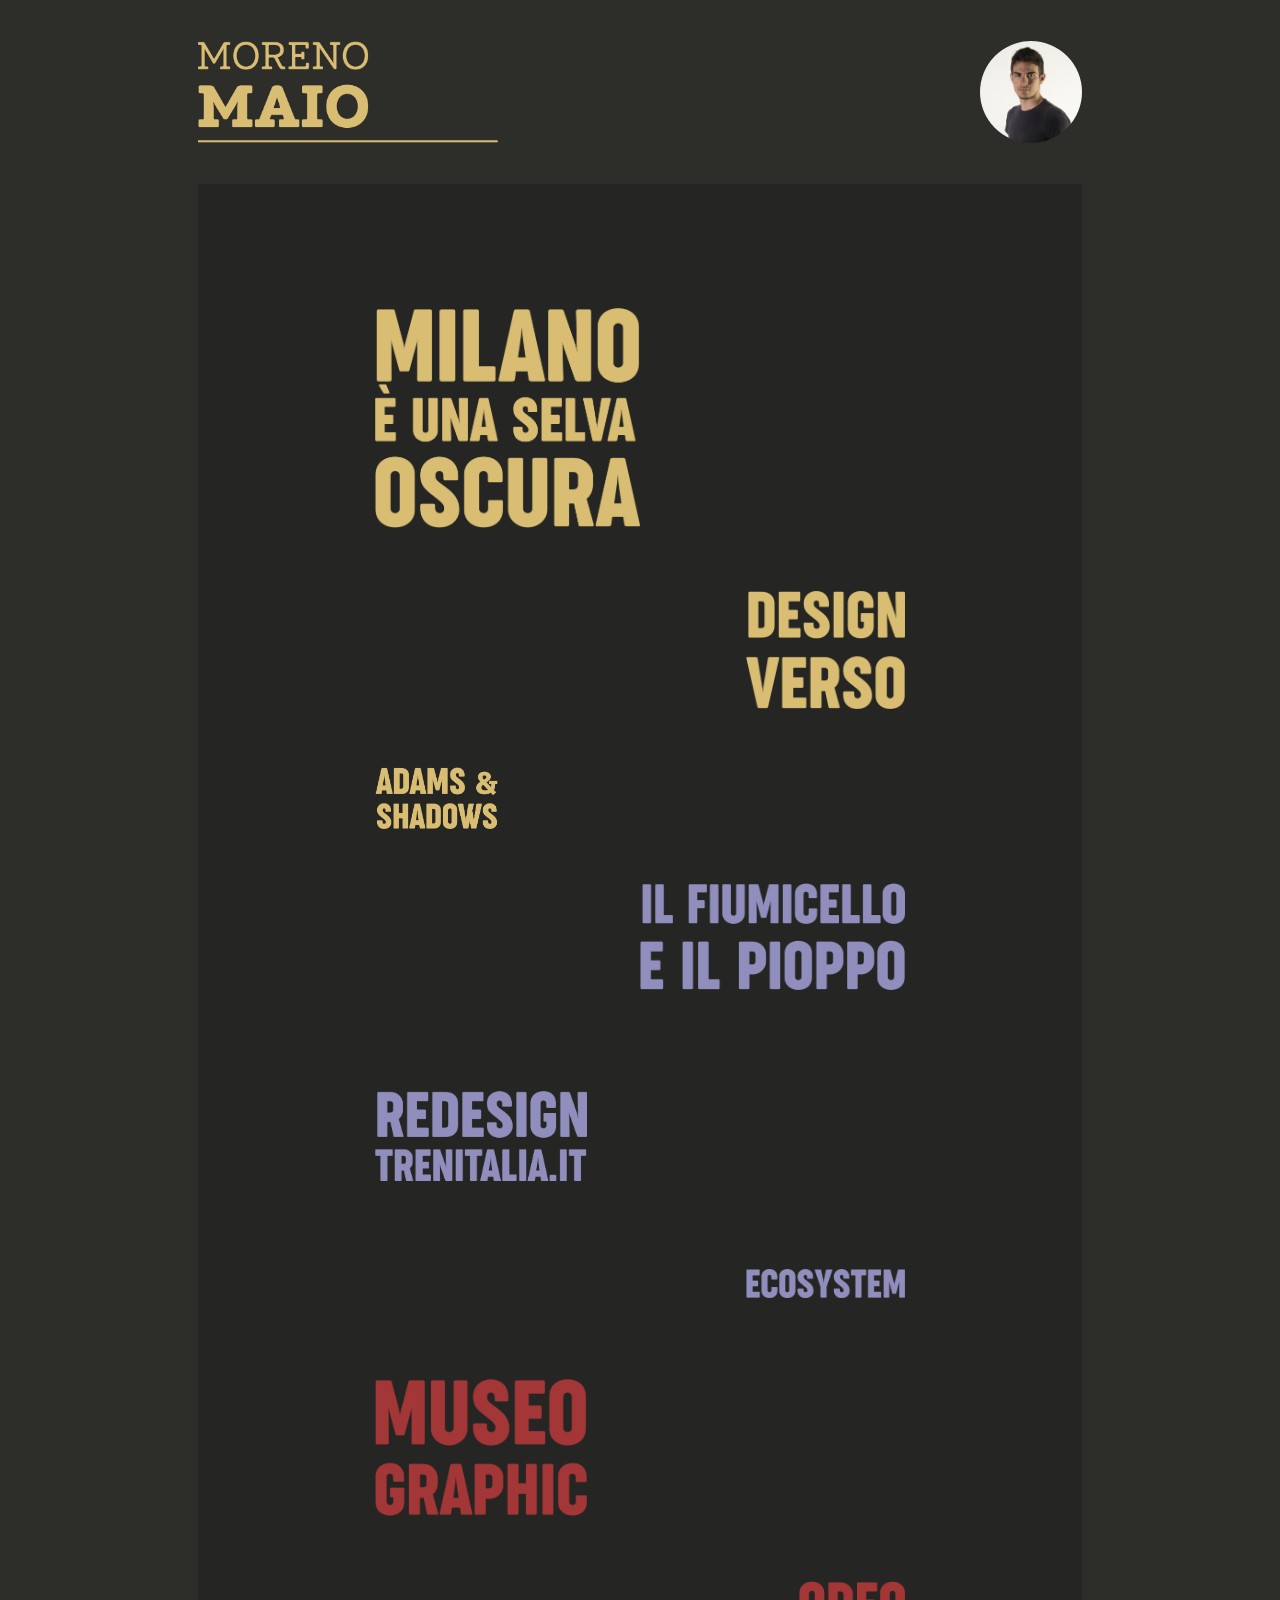
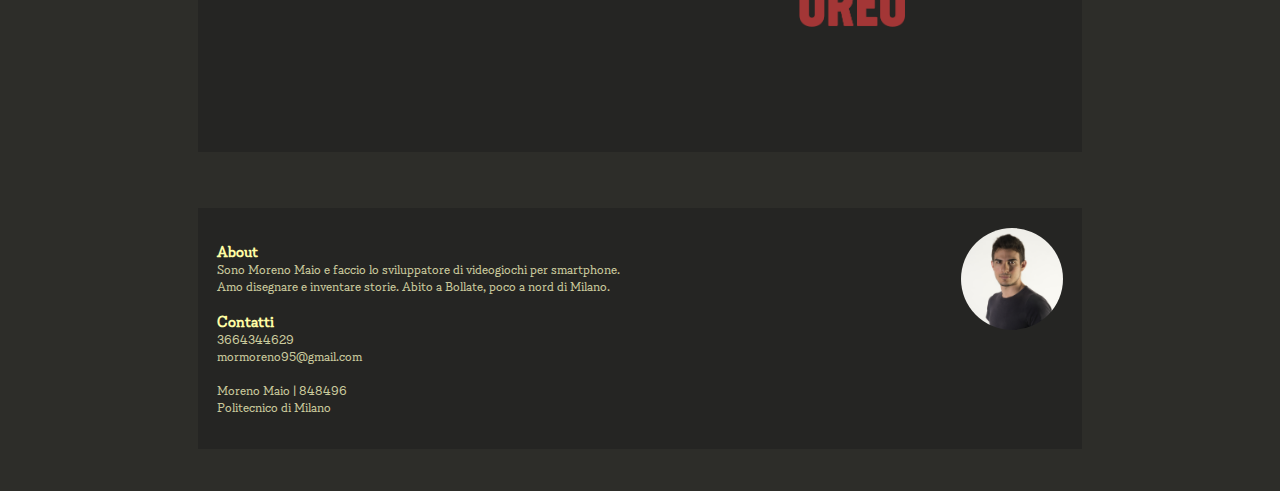
<file: index.html>
<!DOCTYPE html>
<html>
    <head>
            <meta name="robots" content="noindex,nofollow,noarchive">
        <meta http-equiv="Content-Type" content="text/html; charset=utf-8" />
        <title>Portfolio Moreno Maio</title>
        <link rel="stylesheet" href="style.css" type="text/css">
        <script type="text/javascript"> 
             nascondiHomepage = function() {
            }
            mostraHomepage = function() {
                window.location = "index.html";
            }

            mostra=function(nome){
                window.location = nome+".html";
                document.getElementById(nome).style.display = 'block';
                document.getElementById('Footer').style.display = 'block';
            }

            nascondiTutto=function()
            {
            }

            mostraDidascalia=function(nome)
            {
                document.getElementById(nome).style.transform = 'scale(1)';
            }

            nascondiDidascalia=function(nome)
            {
                document.getElementById(nome).style.transform = 'scale(0)';
            }

            
         </script>
    </head>


    <body>
        <a name="Home"></a>
        <div id="containerCentrale">
            <img src="Links/Logo.png" onclick="mostraHomepage();nascondiTutto()"class="logo">
            <img src="Links/Morenos.png"  class="floatDx fotoMia">
        </div>
        
        <div id="Home" class="hidden">
                <a href="#Home" onclick="mostraHomepage();nascondiTutto()">Ritorna all'HomePage</a>
        </div>

        <div id="HomePage" class="unhidden">
            <div class="containerGrigioScuro clearfix">
                    
                <div class="containerGrigioScuroInside">
                    
                    <div>
                            
                        <img onmouseout="nascondiDidascalia('didaLibroVisivo')" onmouseover="mostraDidascalia('didaLibroVisivo')" onclick="nascondiHomepage();mostra('LibroVisivo')" src="Links/LibroVisivo.png" class="titoloLink immagine50 didascalia">
                        <img id="didaLibroVisivo" src="Links/Editoria_LibroVisivo.png" class="titoloLink immagine40 didascalia didascaliaVera " style="transform: scale(0)">
                    </div>
                    

                    <div>
                        <img onmouseout="nascondiDidascalia('didaDesignVerso')" onmouseover="mostraDidascalia('didaDesignVerso')" onclick="nascondiHomepage();mostra('DesignVerso')" src="Links/DesignVerso.png" class="floatDx titoloLink immagine30 didascalia">                    
                    
                        <img id="didaDesignVerso" src="Links/Editoria_DesignVerso.png" class="floatDx titoloLink immagine40 didascalia didascaliaVera" style="transform: scale(0)">
                    </div>
                    
                    <div>

                        <img onmouseout="nascondiDidascalia('didaCinema')" onmouseover="mostraDidascalia('didaCinema')" onclick="nascondiHomepage();mostra('Cinema')" src="Links/CinemaeFotografia.png" class="clear titoloLink immagine50 didascalia" >
                        <img id="didaCinema" src="Links/Editoria_Cinema.png" class=" titoloLink immagine30 didascalia didascaliaVera " style="transform: scale(0)">
                    </div>    
                         

                    <div>
                        <img  onmouseout="nascondiDidascalia('didaFiaba')" onmouseover="mostraDidascalia('didaFiaba')" onclick="nascondiHomepage();mostra('Fiaba')" src="Links/FiabaInterattiva.png" class="floatDx titoloLink immagine50 didascalia">
                        <img id="didaFiaba" src="Links/UX_CumputerGrafica.png" class=" titoloLink immagine40 didascalia didascaliaVera " style="transform: scale(0)">

                    </div>

                    <div>
                        <img onmouseout="nascondiDidascalia('didaUsability')" onmouseover="mostraDidascalia('didaUsability')"   onclick="nascondiHomepage();mostra('Interactive')" src="Links/Interactive.png" class="clear titoloLink immagine40 didascalia" >
                        <img id="didaUsability" src="Links/UX_Usability.png" class=" titoloLink immagine40 didascalia didascaliaVera " style="transform: scale(0)">
                    </div> 

                    <div>
                        <img  onmouseout="nascondiDidascalia('didaCreative')" onmouseover="mostraDidascalia('didaCreative')"  onclick="nascondiHomepage();mostra('Creative')" src="Links/CreativeCoding.png" class="floatDx titoloLink immagine30 didascalia">
                        <img id="didaCreative" src="Links/UX_Ecosystem.png" class="floatDx titoloLink immagine40 didascalia didascaliaVera" style="transform: scale(0)">

                    </div>
        
                    <div>
                        <img  onmouseout="nascondiDidascalia('didaMuseo')" onmouseover="mostraDidascalia('didaMuseo')"  onclick="nascondiHomepage();mostra('MuseoGraphic')" src="Links/MuseoGraphic.png" class="clear titoloLink immagine40 didascalia">
                        <img id="didaMuseo" src="Links/Brand_Museo.png" class="titoloLink immagine40 didascalia didascaliaVera" style="transform: scale(0)">
                    </div>

                    <div>
                        <img onmouseout="nascondiDidascalia('didaOreo')" onmouseover="mostraDidascalia('didaOreo')"  onclick="nascondiHomepage();mostra('Oreo')" src="Links/Oreo.png" class="floatDx titoloLink immagine20 didascalia">
                        <img id="didaOreo" src="Links/Brand_Oreo.png" class="floatDx titoloLink immagine40 didascalia didascaliaVera" style="transform: scale(0)">
                    </div>

                    <div class="clear">
                    </div>         
                </div>
            </div>

                <br>


             <div class="containerGrigioScuro clearfix">
                    <div class="containerGrigioScuroProgetto">
                            <img src="Links/Morenos.png"  class="floatDx fotoMia">
                        <p>
                                <strong>About</strong>
                                <br>
                                Sono Moreno Maio e faccio lo sviluppatore di videogiochi per smartphone. Amo disegnare e inventare storie. Abito a Bollate, poco a nord di Milano.
                                <br>
                                <br>
                                <strong>Contatti</strong>
                                <br>
                                3664344629
                                <br>
                                mormoreno95@gmail.com
                                <br>
                                <br>
                                Moreno Maio |
                                848496<br>
                                Politecnico di Milano
                                <br>
                                
                                
                        </p>

                        

                    </div>

                    

                           
             </div>
             
            
        </div>

        <div id="containerCentrale">
            <div id="Footer floatSx" class="unhidden">
                <br>
                
                <br>
            </div>
        </div>

            
    
   

        

        

    </body>
</html>
</file>
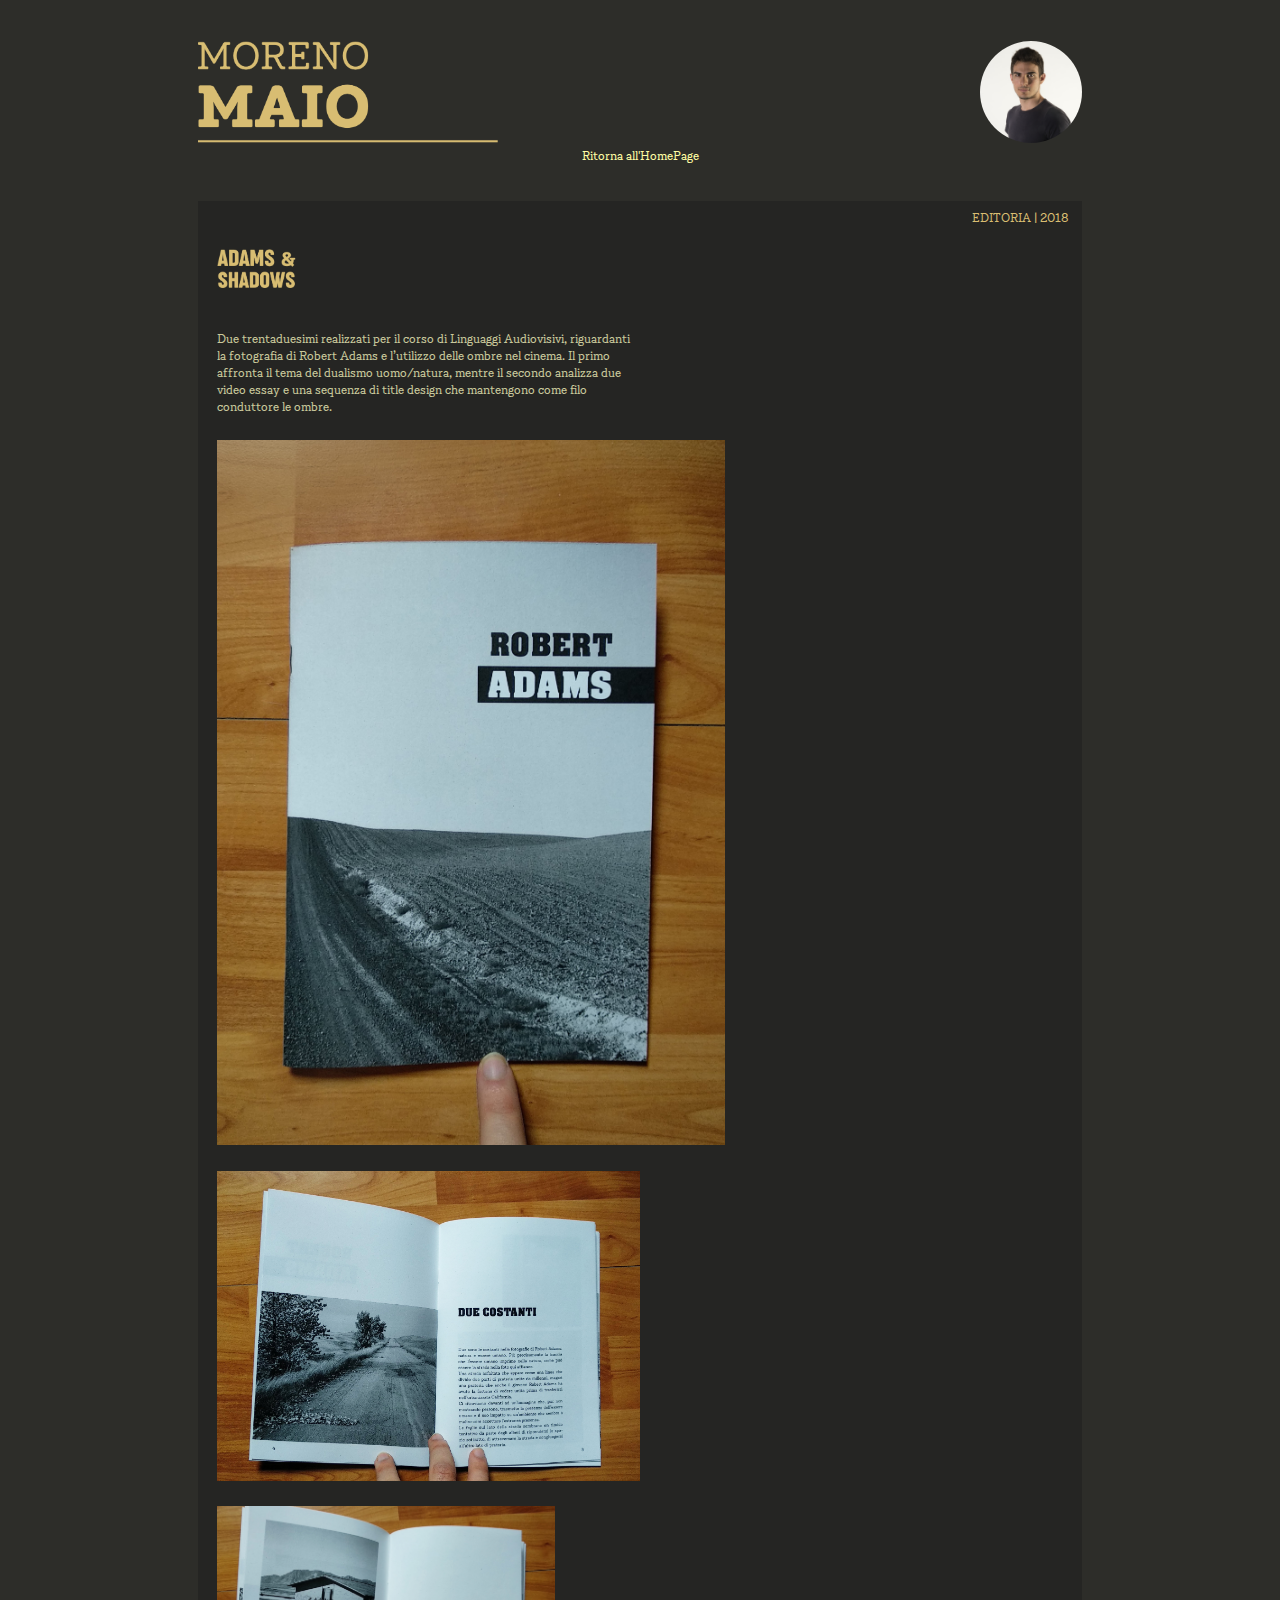
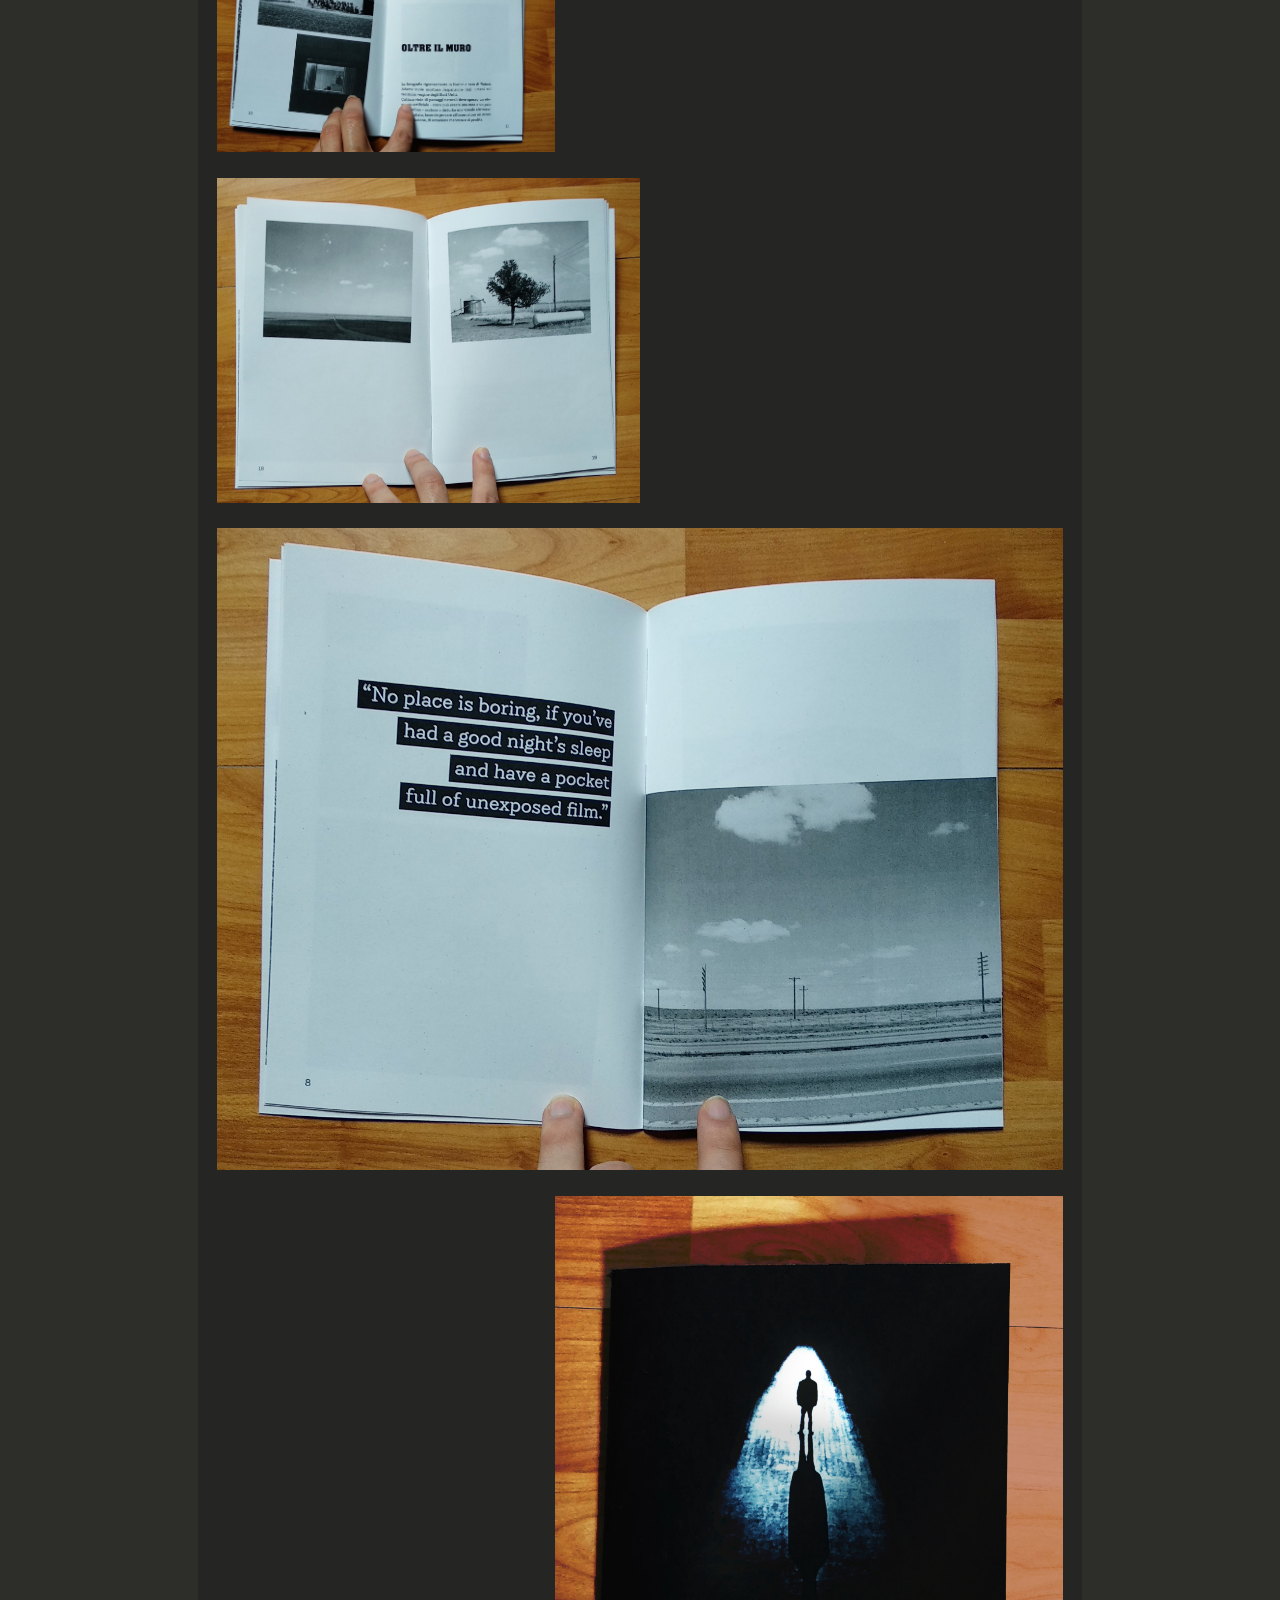
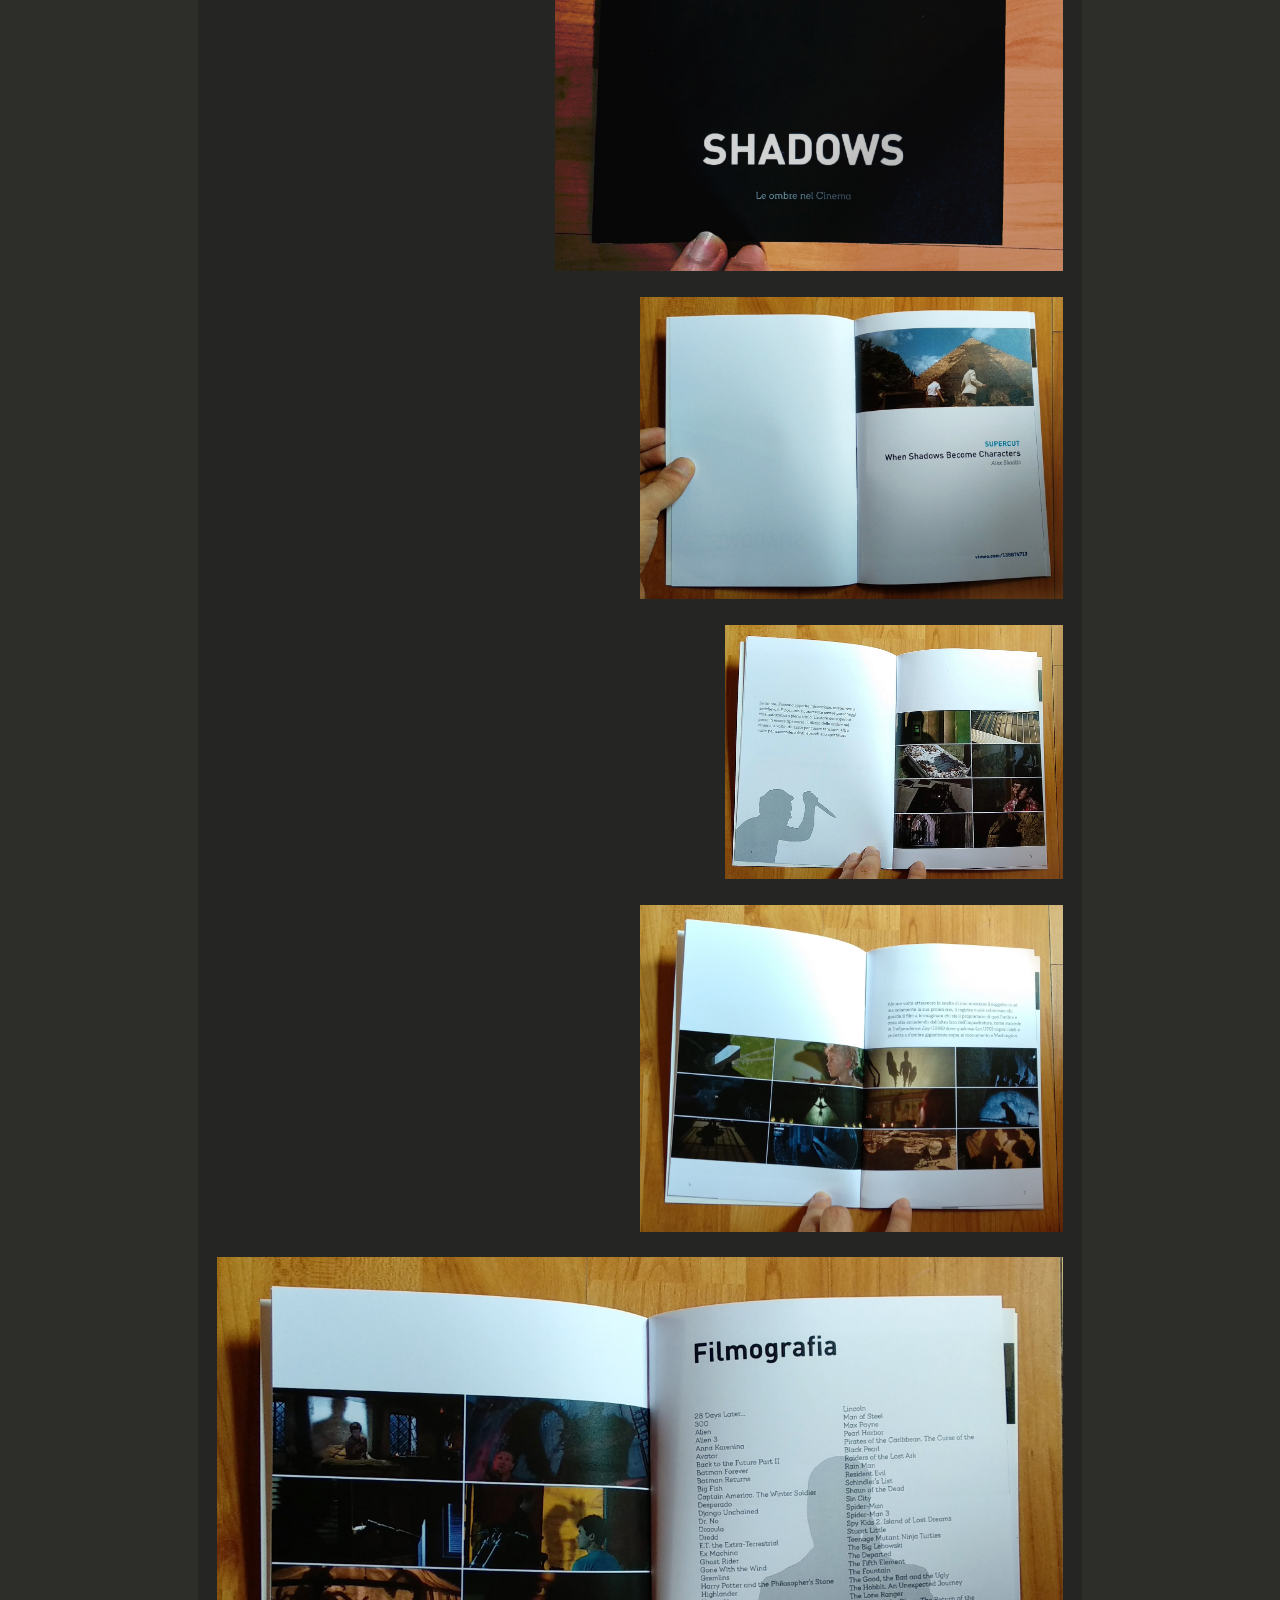
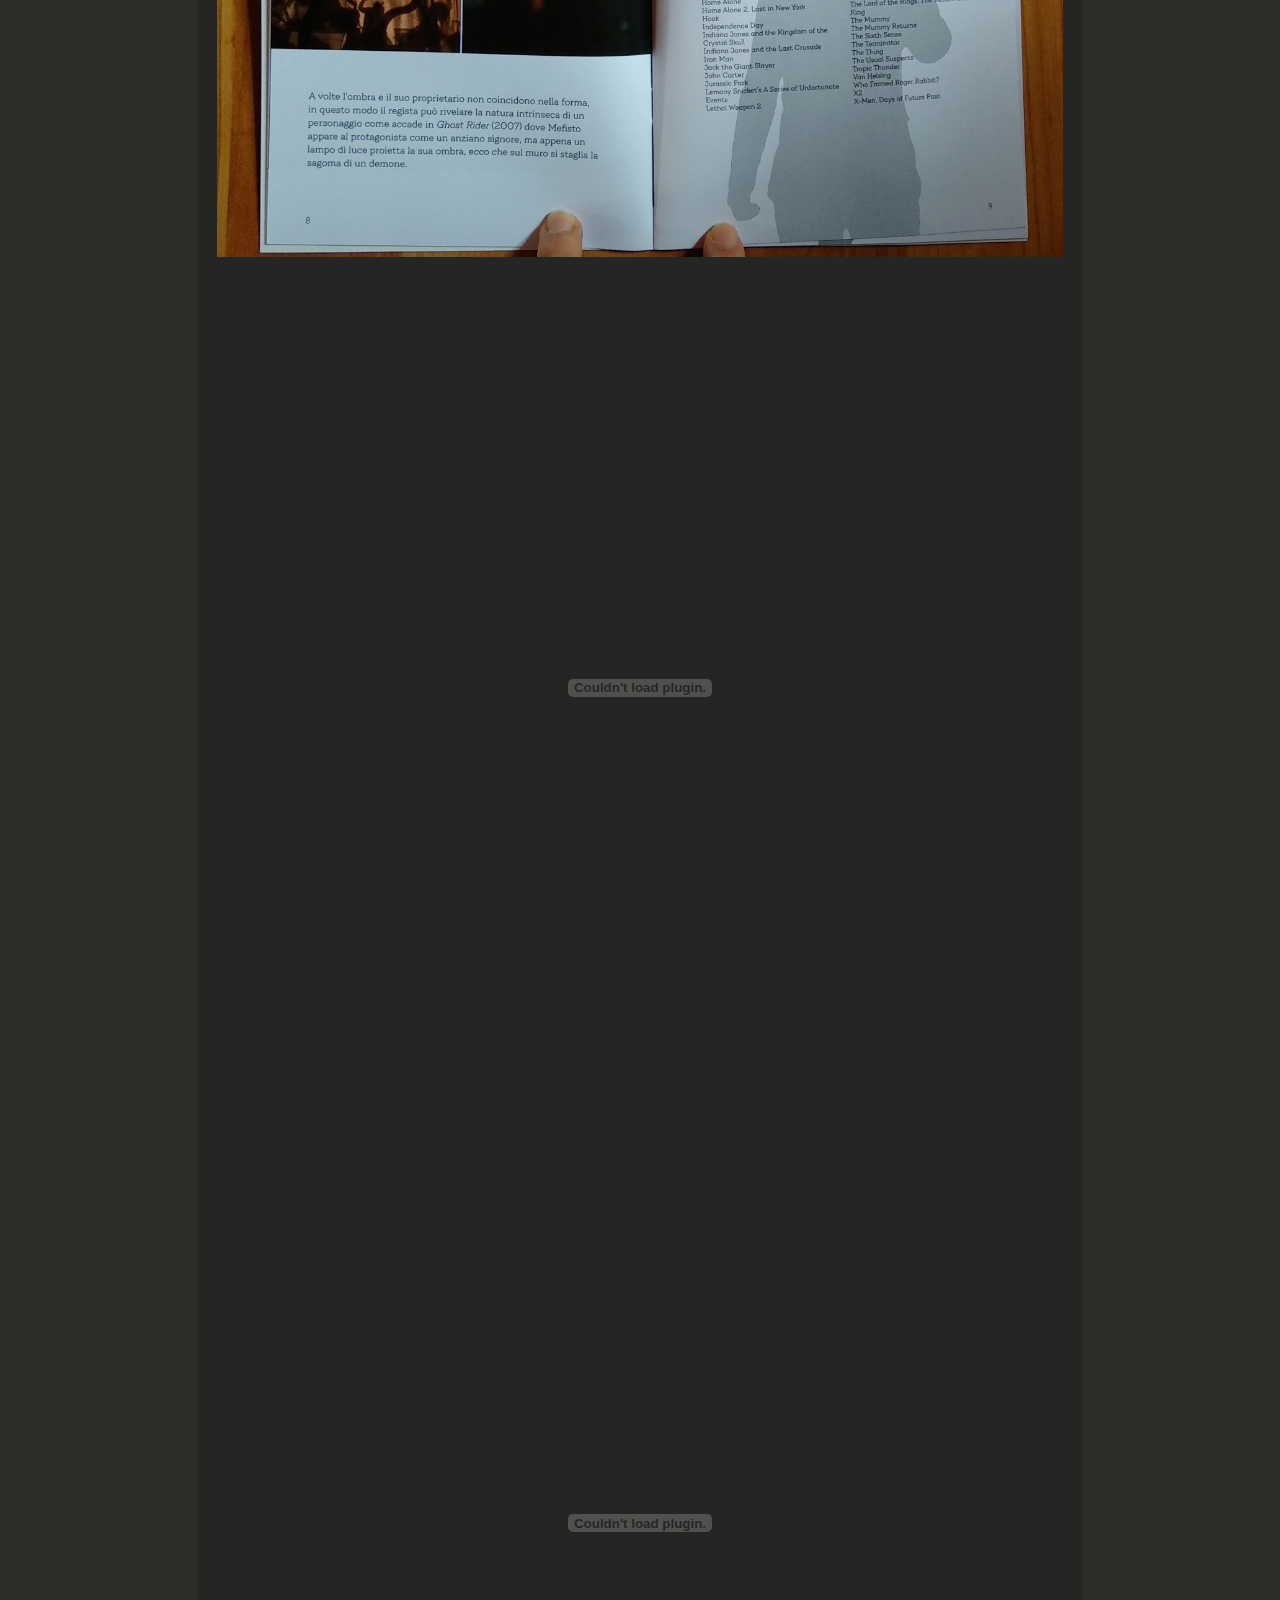
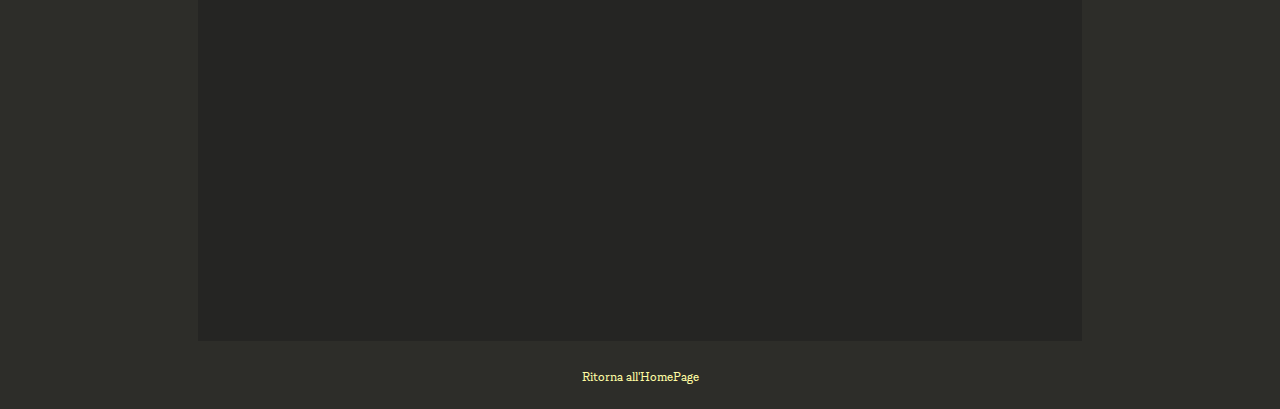
<file: Cinema.html>
<!DOCTYPE html>
<html>
    <head>
            <meta name="robots" content="noindex,nofollow,noarchive">
        <meta http-equiv="Content-Type" content="text/html; charset=utf-8" />
        <title>Portfolio Moreno Maio</title>
        <link rel="stylesheet" href="style.css" type="text/css">
        <script type="text/javascript"> 
            nascondiHomepage = function() {
            }
            mostraHomepage = function() {
                window.location = "index.html";
            }

            mostra=function(nome){
                window.location = nome+".html";
                document.getElementById(nome).style.display = 'block';
                document.getElementById('Footer').style.display = 'block';
            }

            nascondiTutto=function()
            {
            }

            
         </script>
    </head>


    <body>
        <a name="Home"></a>
        <div id="containerCentrale">
            <img src="Links/Logo.png" onclick="mostraHomepage();nascondiTutto()"class="logo">
            <img src="Links/Morenos.png"  class="floatDx fotoMia">


        </div>
        <div id="Home" class="unhidden">
                <a href="#Home" onclick="mostraHomepage();nascondiTutto()">Ritorna all'HomePage</a>
        </div>

            
        </div>

        <div id="Cinema" class="unhidden">
            <div class="containerGrigioScuro clearfix">
                    <div class="scrittaSchedaAltoDx scrittaEditoria">
                        EDITORIA | 2018
                    </div>
                <div class="containerGrigioScuroProgetto">
                    <div>
                        <img src="Links/CinemaeFotografia.png" class="titoloLink immagine20">
                    </div>
                    <p>
                            Due trentaduesimi realizzati per il corso di Linguaggi Audiovisivi, riguardanti la fotografia di Robert Adams e l’utilizzo delle ombre nel cinema. Il primo affronta il tema del dualismo uomo/natura, mentre il secondo analizza due video essay e una sequenza di title design che mantengono come filo conduttore le ombre.                   
                    </p>
                    
                    <img src="Links/Cinema/Fotografia_1.jpg" class="floatSx immagineProgetto immagine60">
                    <img src="Links/Cinema/Fotografia_2.jpg" class="floatSx immagineProgetto immagine50">
                    <img src="Links/Cinema/Fotografia_3.jpg" class="floatSx immagineProgetto immagine40">
                    <img src="Links/Cinema/Fotografia_4.jpg" class="floatSx immagineProgetto immagine50">
                    <img src="Links/Cinema/Fotografia_5.jpg" class="floatSx immagineProgetto immagine100">

                    <img src="Links/Cinema/Cinema_1.jpg" class="floatDx immagineProgetto immagine60">
                    <img src="Links/Cinema/Cinema_2.jpg" class="floatDx immagineProgetto immagine50">
                    <img src="Links/Cinema/Cinema_3.jpg" class="floatDx immagineProgetto immagine40">
                    <img src="Links/Cinema/Cinema_4.jpg" class="floatDx immagineProgetto immagine50">
                    <img src="Links/Cinema/Cinema_5.jpg" class="floatDx immagineProgetto immagine100">

                    <embed src="Links/Cinema/TesinaFotografia.pdf" class="floatSx videoProgetto immagine100" />
                    <embed src="Links/Cinema/TesinaCinema.pdf" class="floatSx videoProgetto immagine100" />
                    

                </div>
                    
            </div>
        </div>
        
        </div>
    
    </div>

        

        <div id="Footer" class="unhidden">
            <a href="#Home" onclick="mostraHomepage();nascondiTutto()">Ritorna all'HomePage</a>
        </div>

    </body>
</html>
</file>
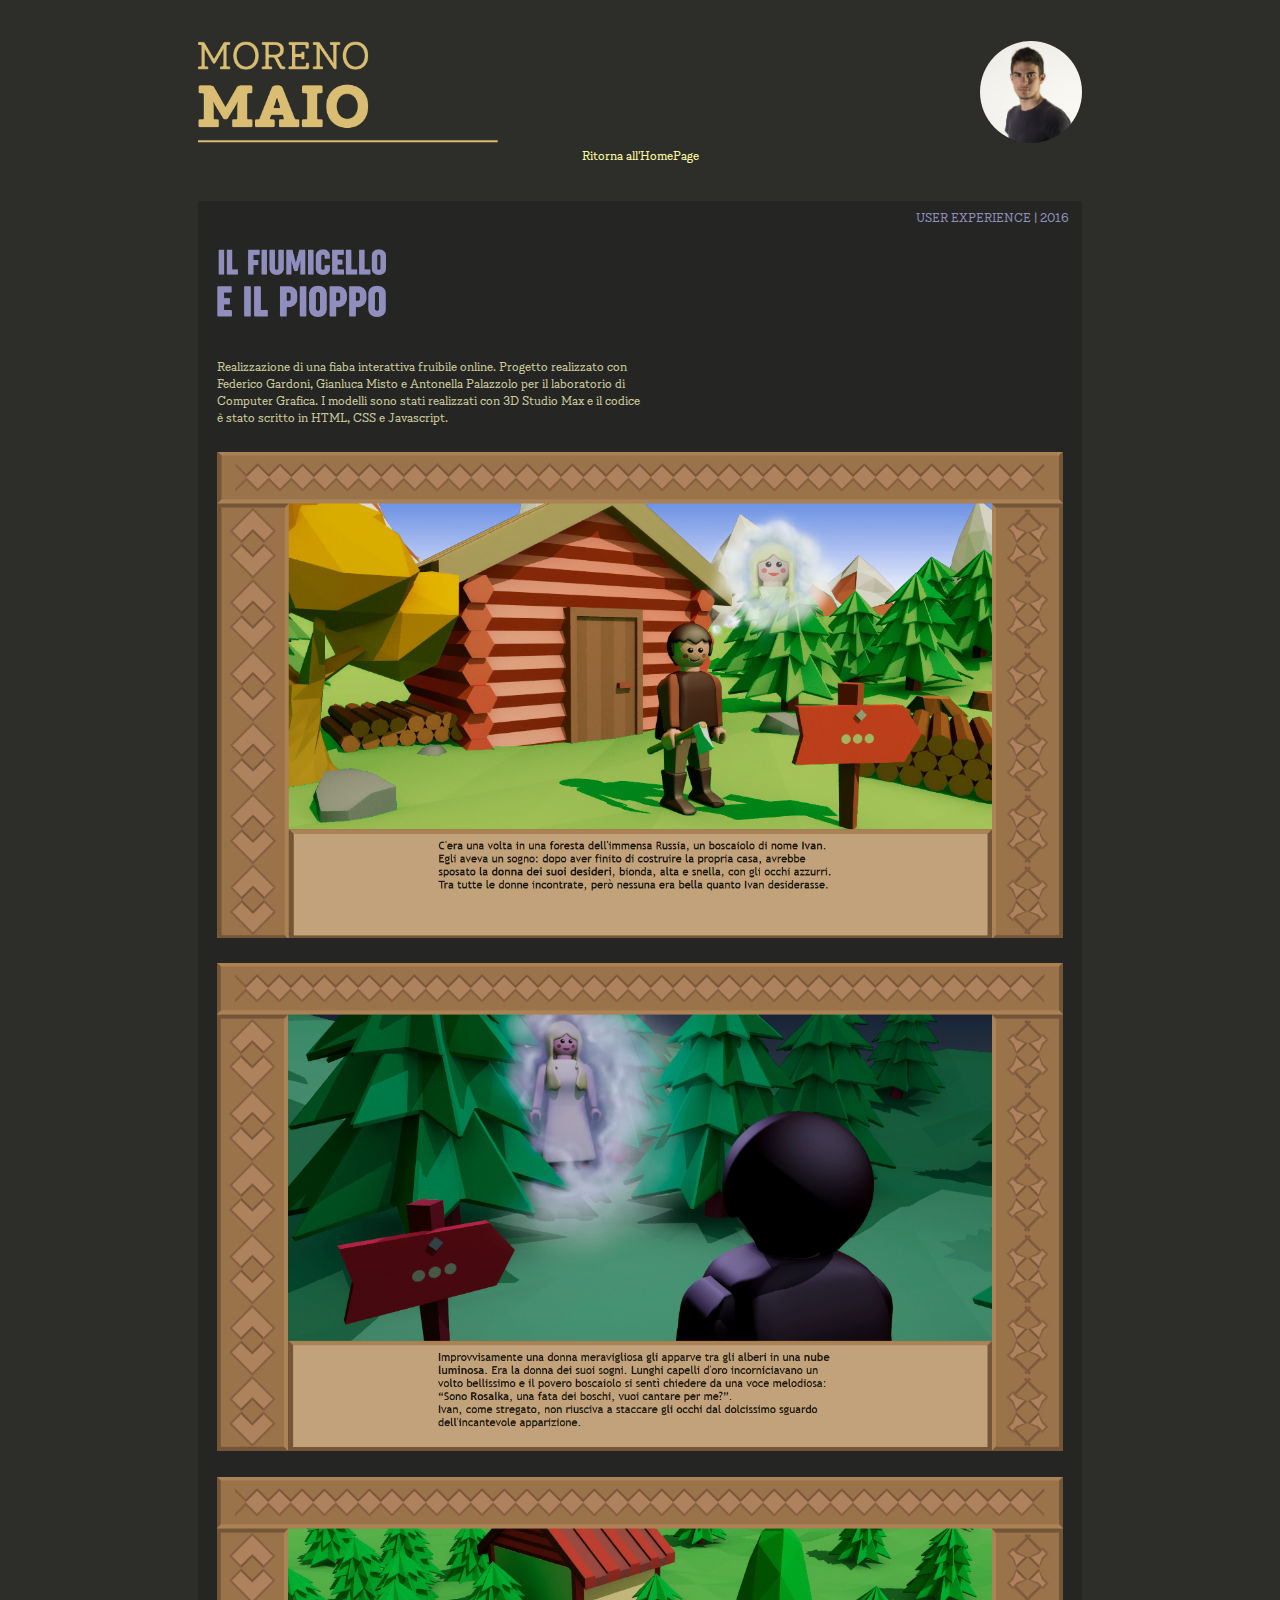
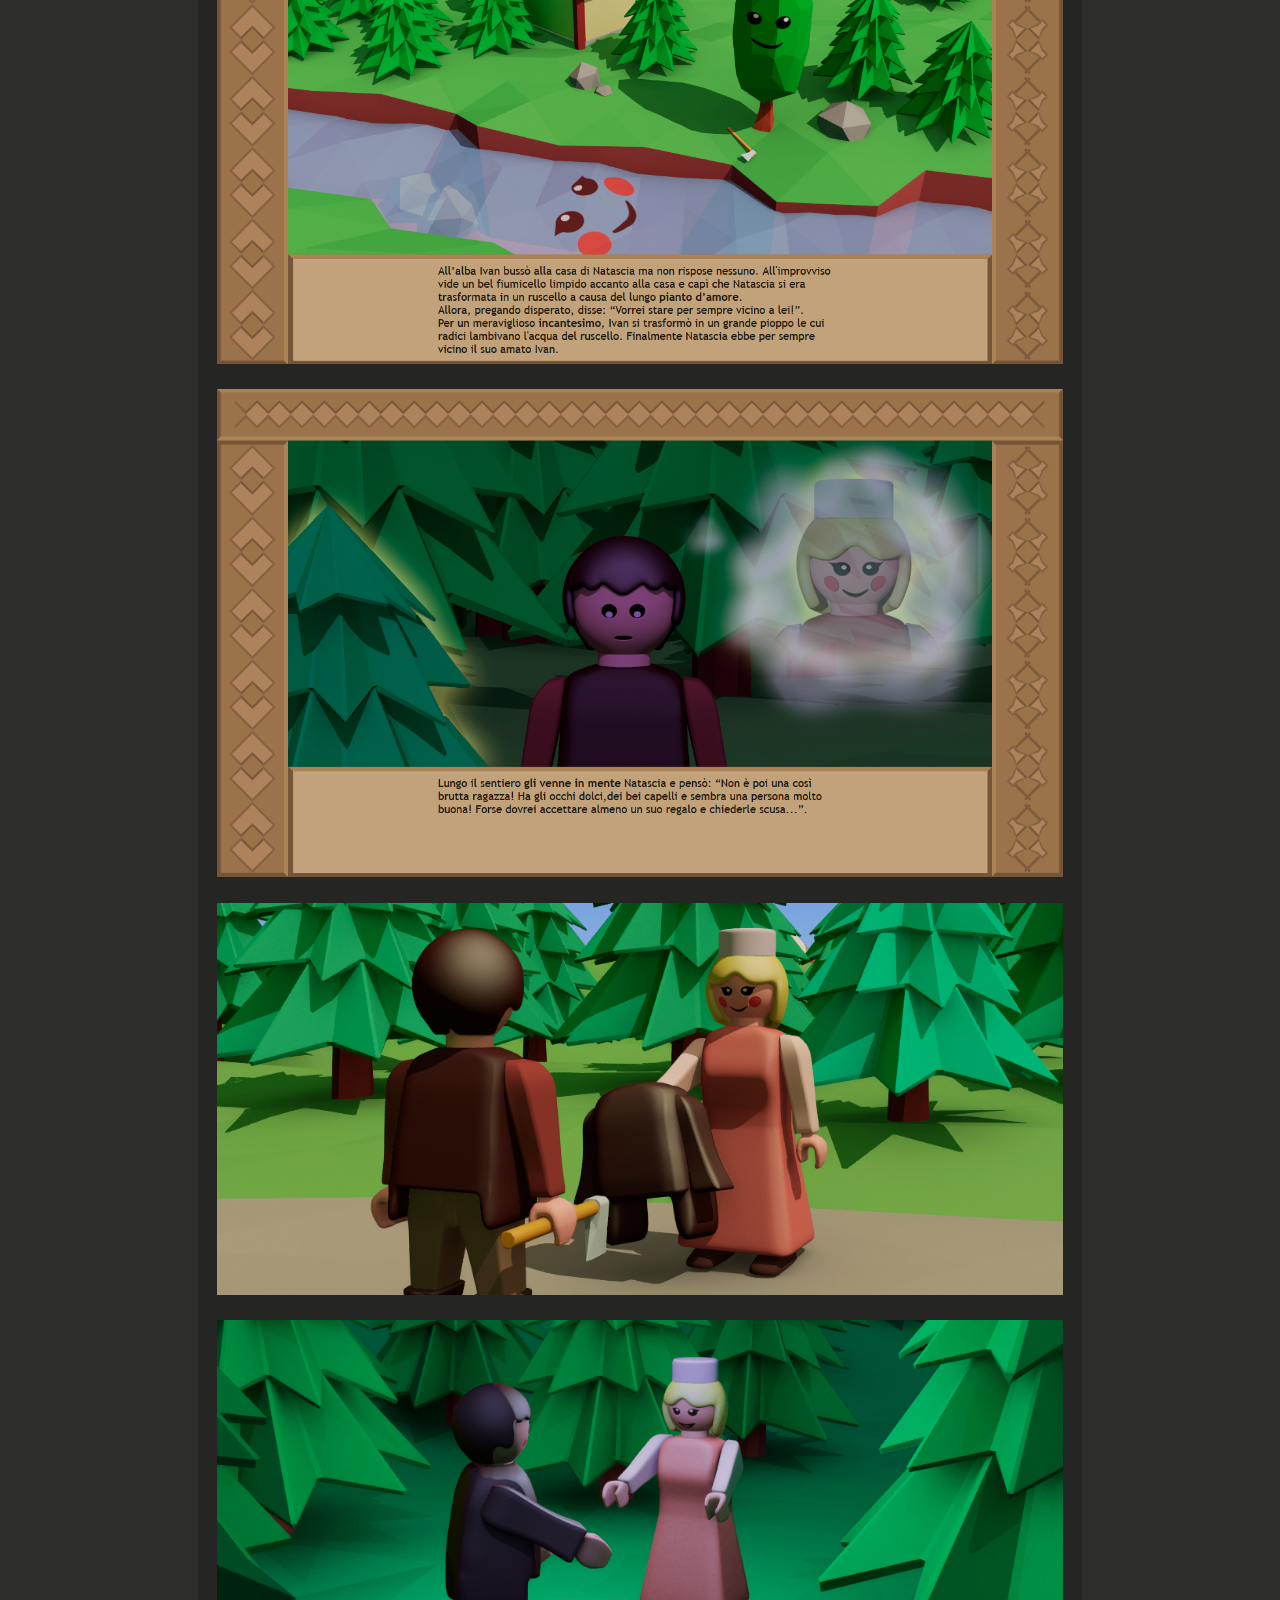
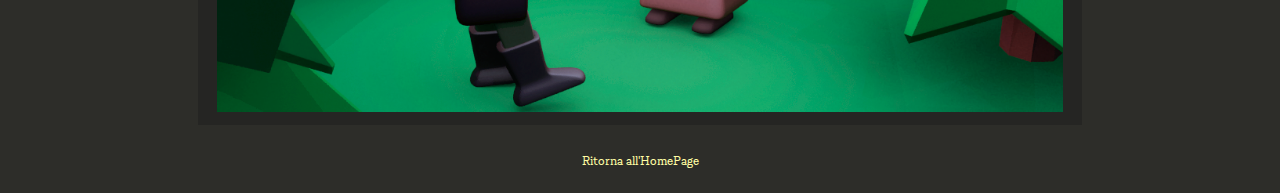
<file: Fiaba.html>
<!DOCTYPE html>
<html>
    <head>
            <meta name="robots" content="noindex,nofollow,noarchive">
        <meta http-equiv="Content-Type" content="text/html; charset=utf-8" />
        <title>Portfolio Moreno Maio</title>
        <link rel="stylesheet" href="style.css" type="text/css">
        <script type="text/javascript"> 
            nascondiHomepage = function() {
            }
            mostraHomepage = function() {
                window.location = "index.html";
            }

            mostra=function(nome){
                window.location = nome+".html";
                document.getElementById(nome).style.display = 'block';
                document.getElementById('Footer').style.display = 'block';
            }

            nascondiTutto=function()
            {
            }

            
         </script>
    </head>


    <body>
        <a name="Home"></a>
        <div id="containerCentrale">
            <img src="Links/Logo.png" onclick="mostraHomepage();nascondiTutto()"class="logo">
            <img src="Links/Morenos.png"  class="floatDx fotoMia">


        </div>
        <div id="Home" class="unhidden">
                <a href="#Home" onclick="mostraHomepage();nascondiTutto()">Ritorna all'HomePage</a>
        </div>

            
        </div>

        <div id="Fiaba" class="unhidden">
            <div class="containerGrigioScuro clearfix">
                    <div class="scrittaSchedaAltoDx scrittaUX">
                        USER EXPERIENCE | 2016
                    </div>
                <div class="containerGrigioScuroProgetto">
                    <div>
                        <img src="Links/FiabaInterattiva.png" class="titoloLink immagine20">
                    </div>
                    <p>
                        Realizzazione di una fiaba interattiva fruibile online. Progetto realizzato con Federico Gardoni, Gianluca Misto e Antonella Palazzolo per il laboratorio di Computer Grafica. I modelli sono stati realizzati con 3D Studio Max e il codice è stato scritto in HTML, CSS e Javascript.                     
                    </p>
                    
                    <img src="Links/Fiaba/ComputerGrafica_1.png" class="floatSx immagineProgetto immagine100">
                    <img src="Links/Fiaba/ComputerGrafica_2.png" class="floatSx immagineProgetto immagine100">
                    <img src="Links/Fiaba/ComputerGrafica_3.png" class="floatSx immagineProgetto immagine100">
                    <img src="Links/Fiaba/ComputerGrafica_4.png" class="floatSx immagineProgetto immagine100">
                    <img src="Links/Fiaba/ComputerGrafica_5.png" class="floatSx immagineProgetto immagine100">
                    <img src="Links/Fiaba/ComputerGrafica_6.png" class="floatSx immagineProgetto immagine100">
                    

                </div>
                    
            </div>
        </div>
        
        </div>
    
    </div>

        

        <div id="Footer" class="unhidden">
            <a href="#Home" onclick="mostraHomepage();nascondiTutto()">Ritorna all'HomePage</a>
        </div>

    </body>
</html>
</file>
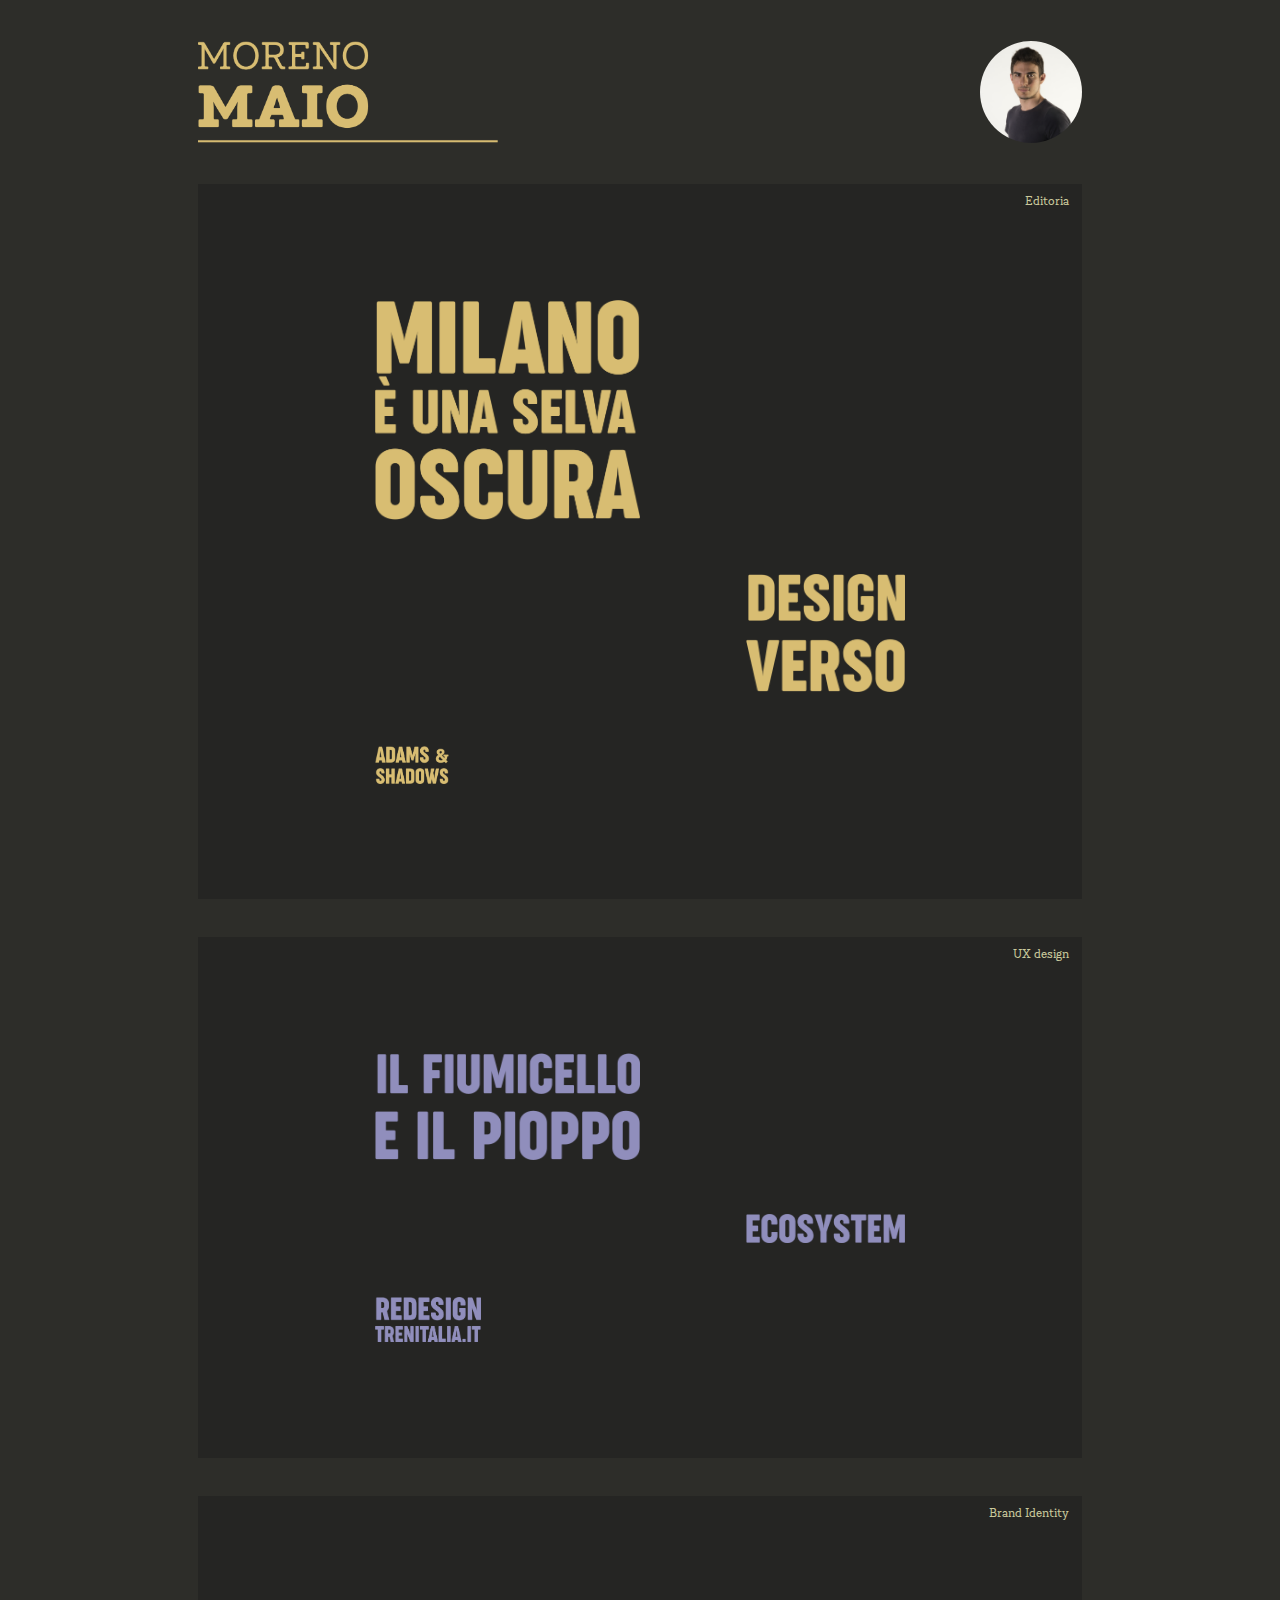
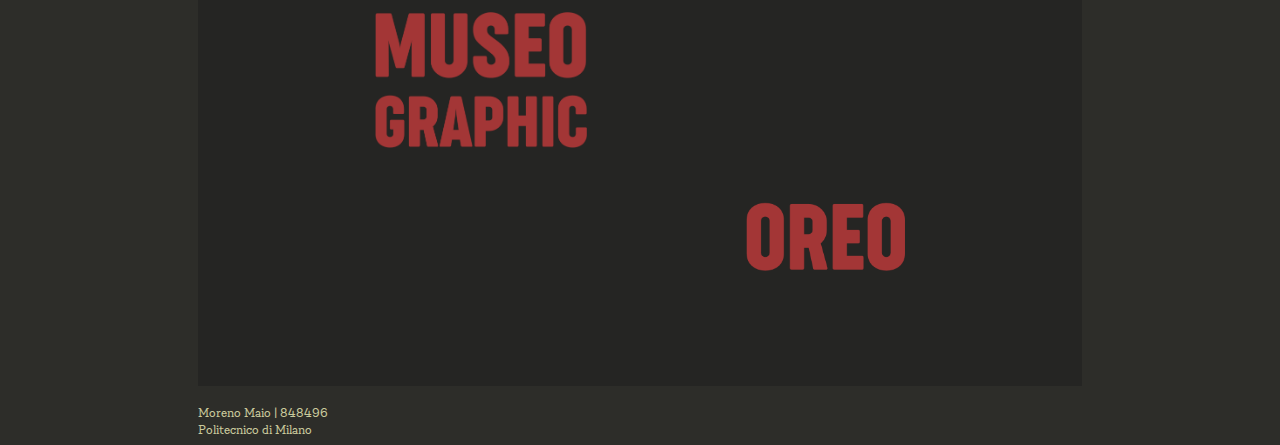
<file: index_Backup.html>
<!DOCTYPE html>
<html>
    <head>
            <meta name="robots" content="noindex,nofollow,noarchive">
        <meta http-equiv="Content-Type" content="text/html; charset=utf-8" />
        <title>Portfolio Moreno Maio</title>
        <link rel="stylesheet" href="style.css" type="text/css">
        <script type="text/javascript"> 
             nascondiHomepage = function() {
            }
            mostraHomepage = function() {
                window.location = "index.html";
            }

            mostra=function(nome){
                window.location = nome+".html";
                document.getElementById(nome).style.display = 'block';
                document.getElementById('Footer').style.display = 'block';
            }

            nascondiTutto=function()
            {
            }

            
         </script>
    </head>


    <body>
        <a name="Home"></a>
        <div id="containerCentrale">
            <img src="Links/Logo.png" onclick="mostraHomepage();nascondiTutto()"class="logo">
            <img src="Links/Morenos.png"  class="floatDx fotoMia">
        </div>
        
        <div id="Home" class="hidden">
                <a href="#Home" onclick="mostraHomepage();nascondiTutto()">Ritorna all'HomePage</a>
        </div>

        <div id="HomePage" class="unhidden">
            <div class="containerGrigioScuro clearfix">
                    <div class="scrittaSchedaAltoDx">
                        Editoria
                    </div>
                    <div class="containerGrigioScuroInside">
                        <div>
                            <img onclick="nascondiHomepage();mostra('LibroVisivo')" src="Links/LibroVisivo.png" class="titoloLink immagine50">
                        </div>

                        <div>
                            <img onclick="nascondiHomepage();mostra('DesignVerso')" src="Links/DesignVerso.png" class="floatDx titoloLink immagine30">
                        </div>

                        <div>
                            <img onclick="nascondiHomepage();mostra('Cinema')" src="Links/CinemaeFotografia.png" class="clear titoloLink immagine30" >
                        </div>
                    </div>            
            </div>

            <div class="containerGrigioScuro clearfix">
                <div class="scrittaSchedaAltoDx">
                    UX design
                </div>
                <div class="containerGrigioScuroInside">
                    <div>
                        <img onclick="nascondiHomepage();mostra('Fiaba')" src="Links/FiabaInterattiva.png" class="titoloLink immagine50">
                    </div>

                    <div>
                        <img onclick="nascondiHomepage();mostra('Creative')" src="Links/CreativeCoding.png" class="floatDx titoloLink immagine30">
                    </div>

                    <div>
                        <img onclick="nascondiHomepage();mostra('Interactive')" src="Links/Interactive.png" class="clear titoloLink immagine20" >
                    </div>
                </div>            
            </div>

            <div class="containerGrigioScuro clearfix">
                <div class="scrittaSchedaAltoDx">
                    Brand Identity
                </div>
                <div class="containerGrigioScuroInside">
                    <div>
                        <img onclick="nascondiHomepage();mostra('MuseoGraphic')" src="Links/MuseoGraphic.png" class="titoloLink immagine40">
                    </div>

                    <div>
                        <img onclick="nascondiHomepage();mostra('Oreo')" src="Links/Oreo.png" class="floatDx titoloLink immagine30">
                    </div>

                    <div class="clear">
                    </div>
                </div>            
             </div>

             
            
        </div>

        <div id="containerCentrale">
            <div id="Footer floatSx" class="unhidden">
                <br>
                Moreno Maio |
                848496<br>
                Politecnico di Milano
                <br>
            </div>
        </div>

            
    
   

        

        

    </body>
</html>
</file>
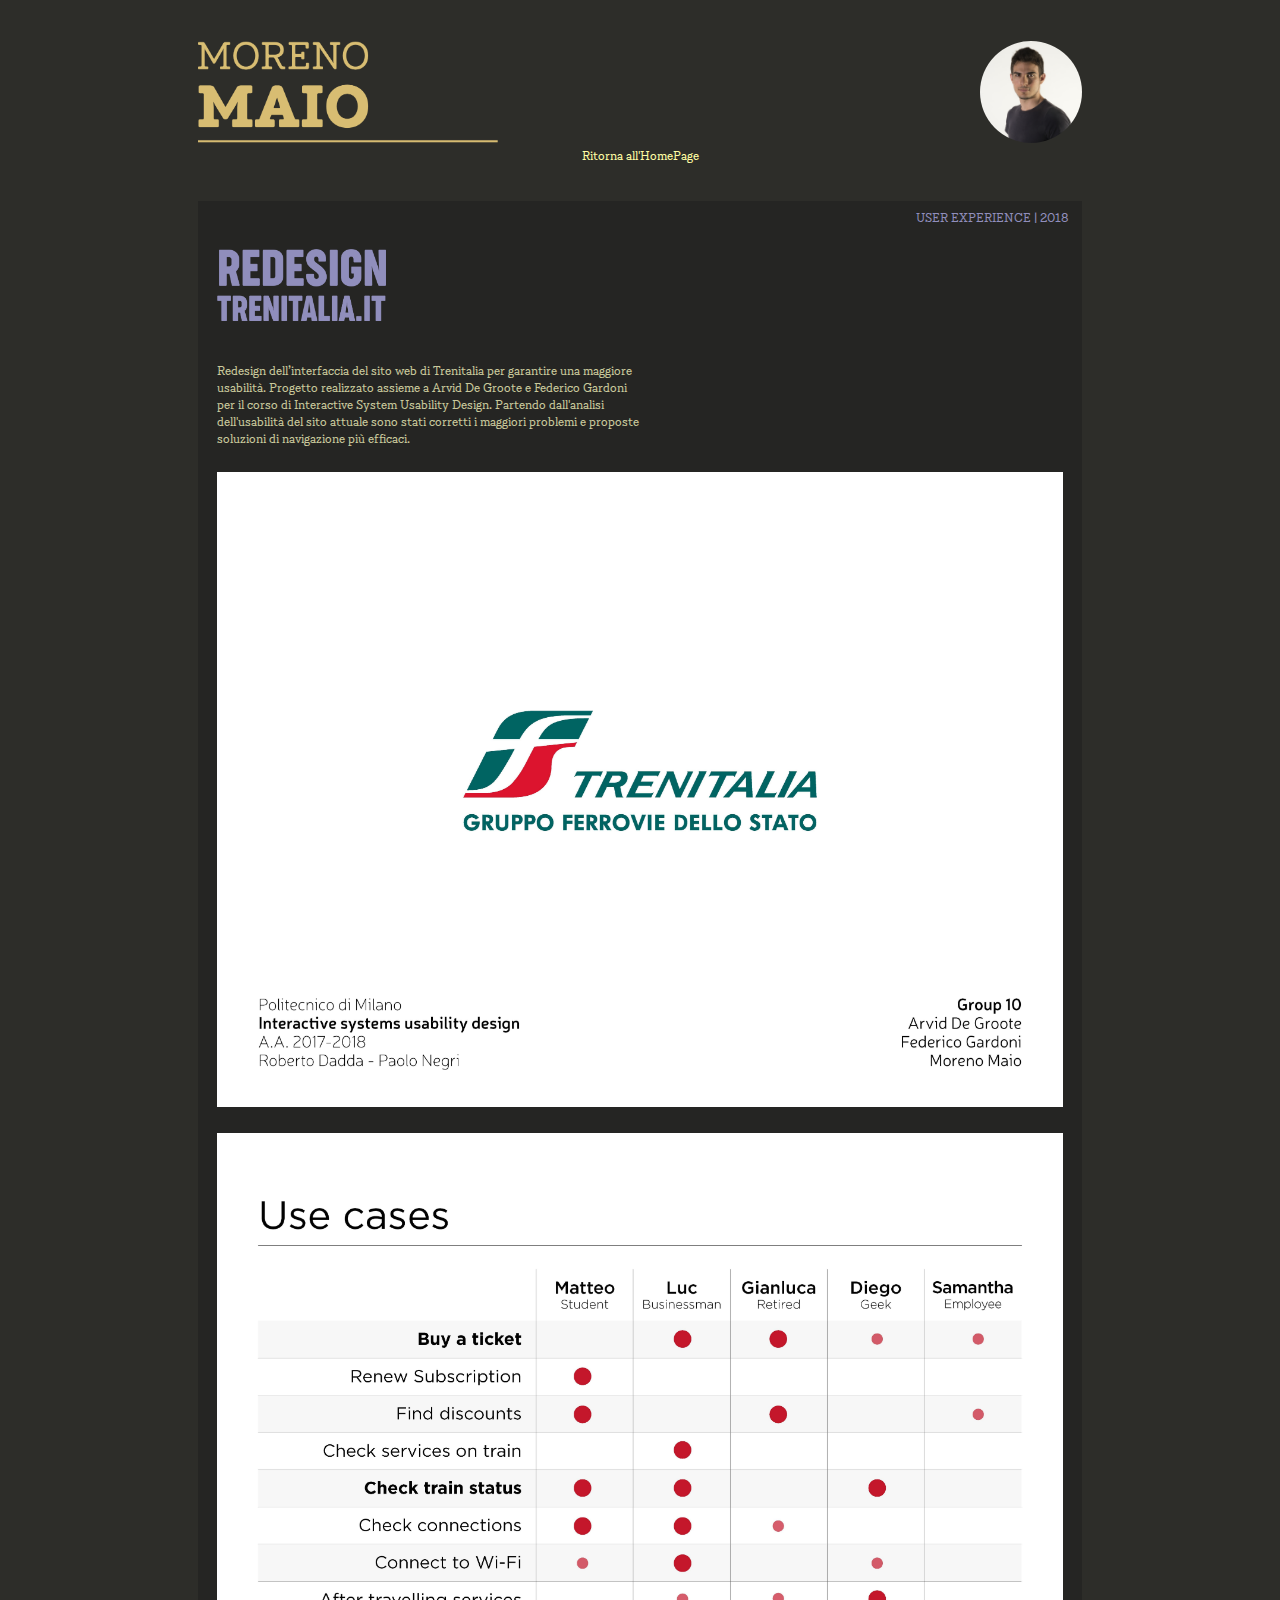
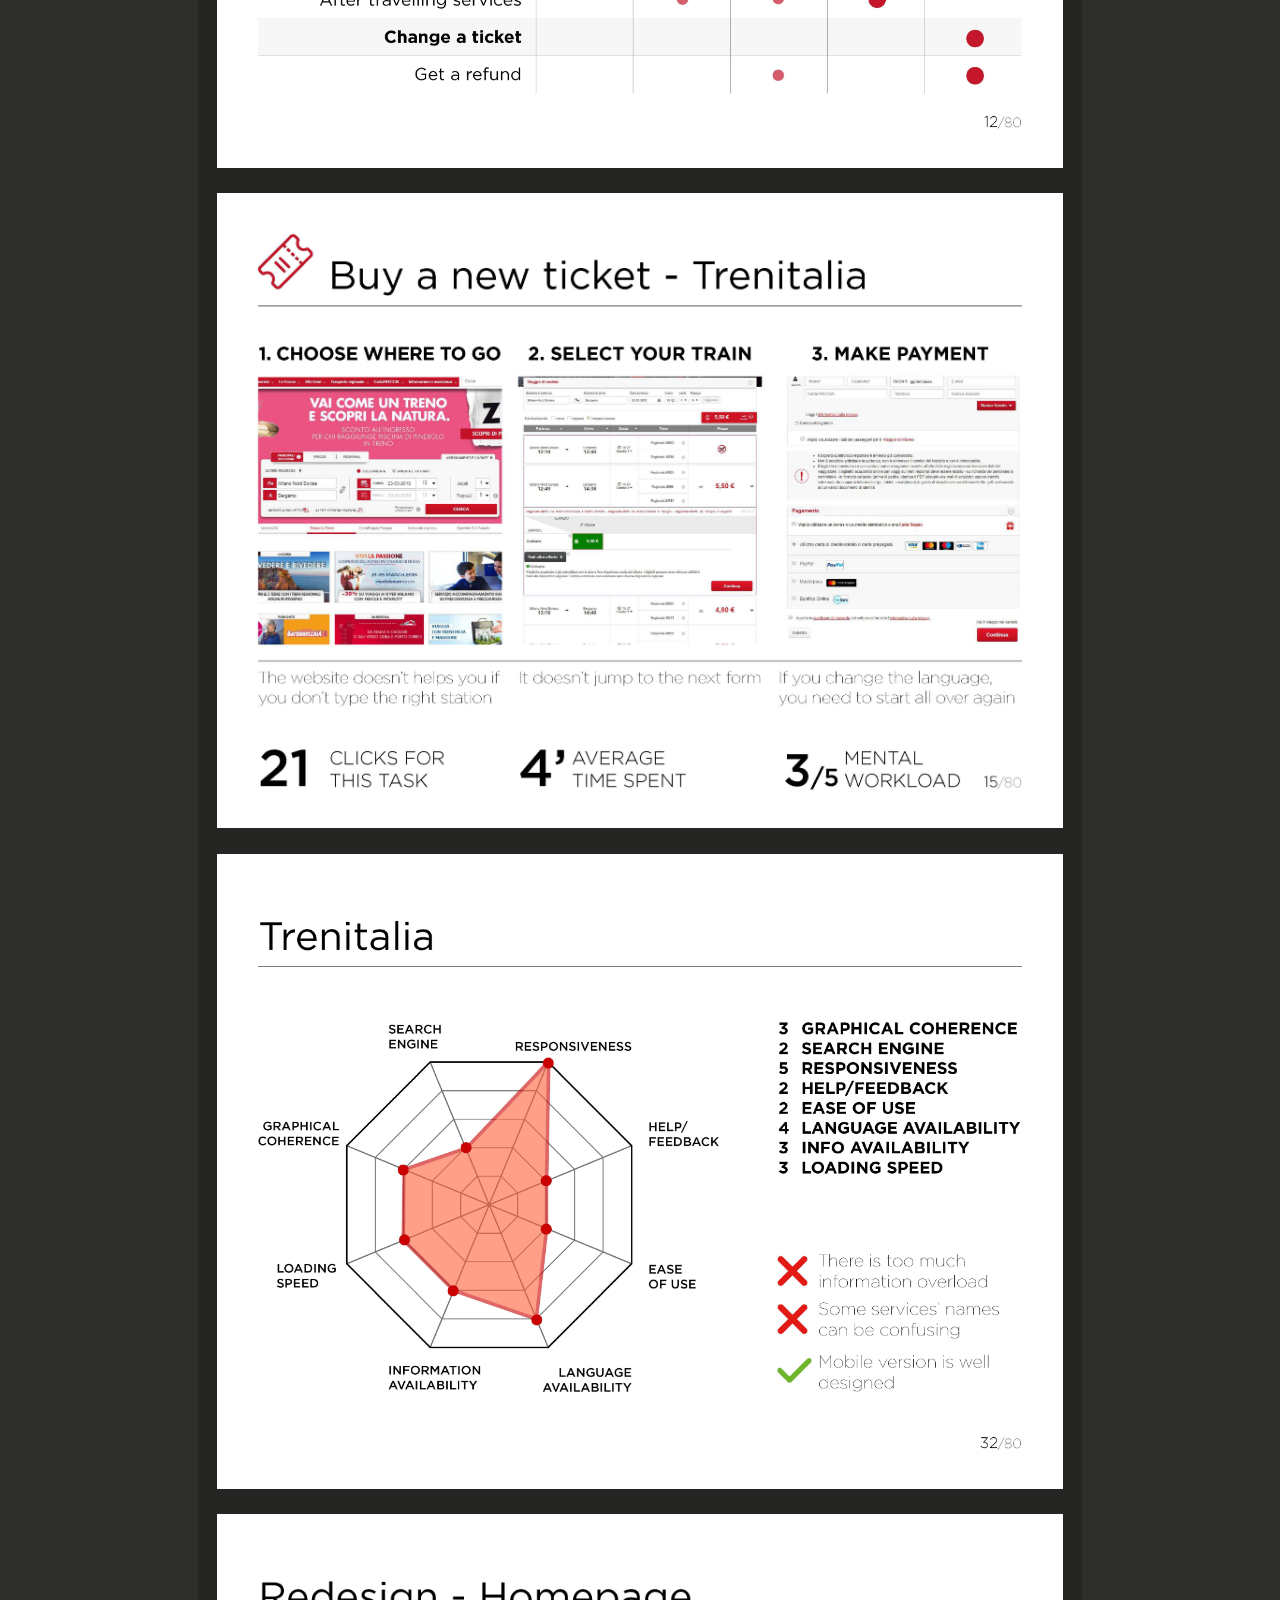
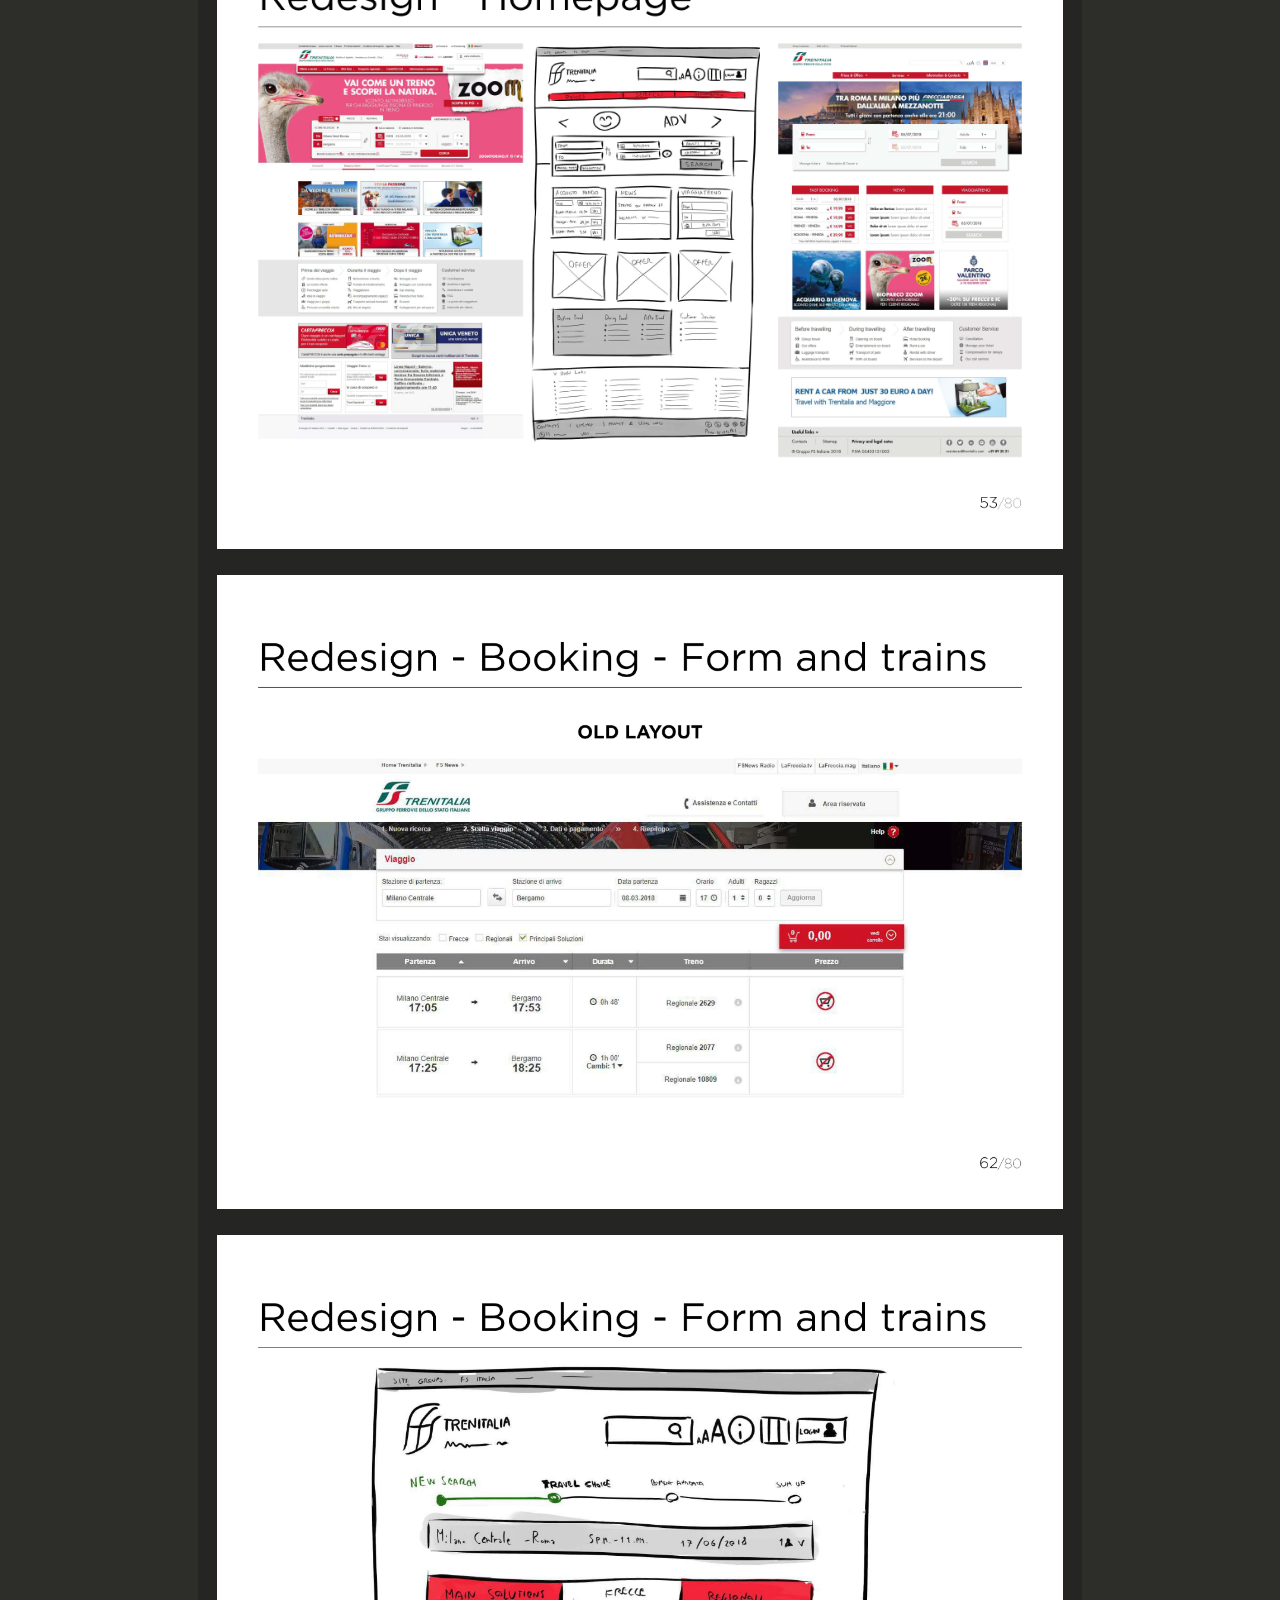
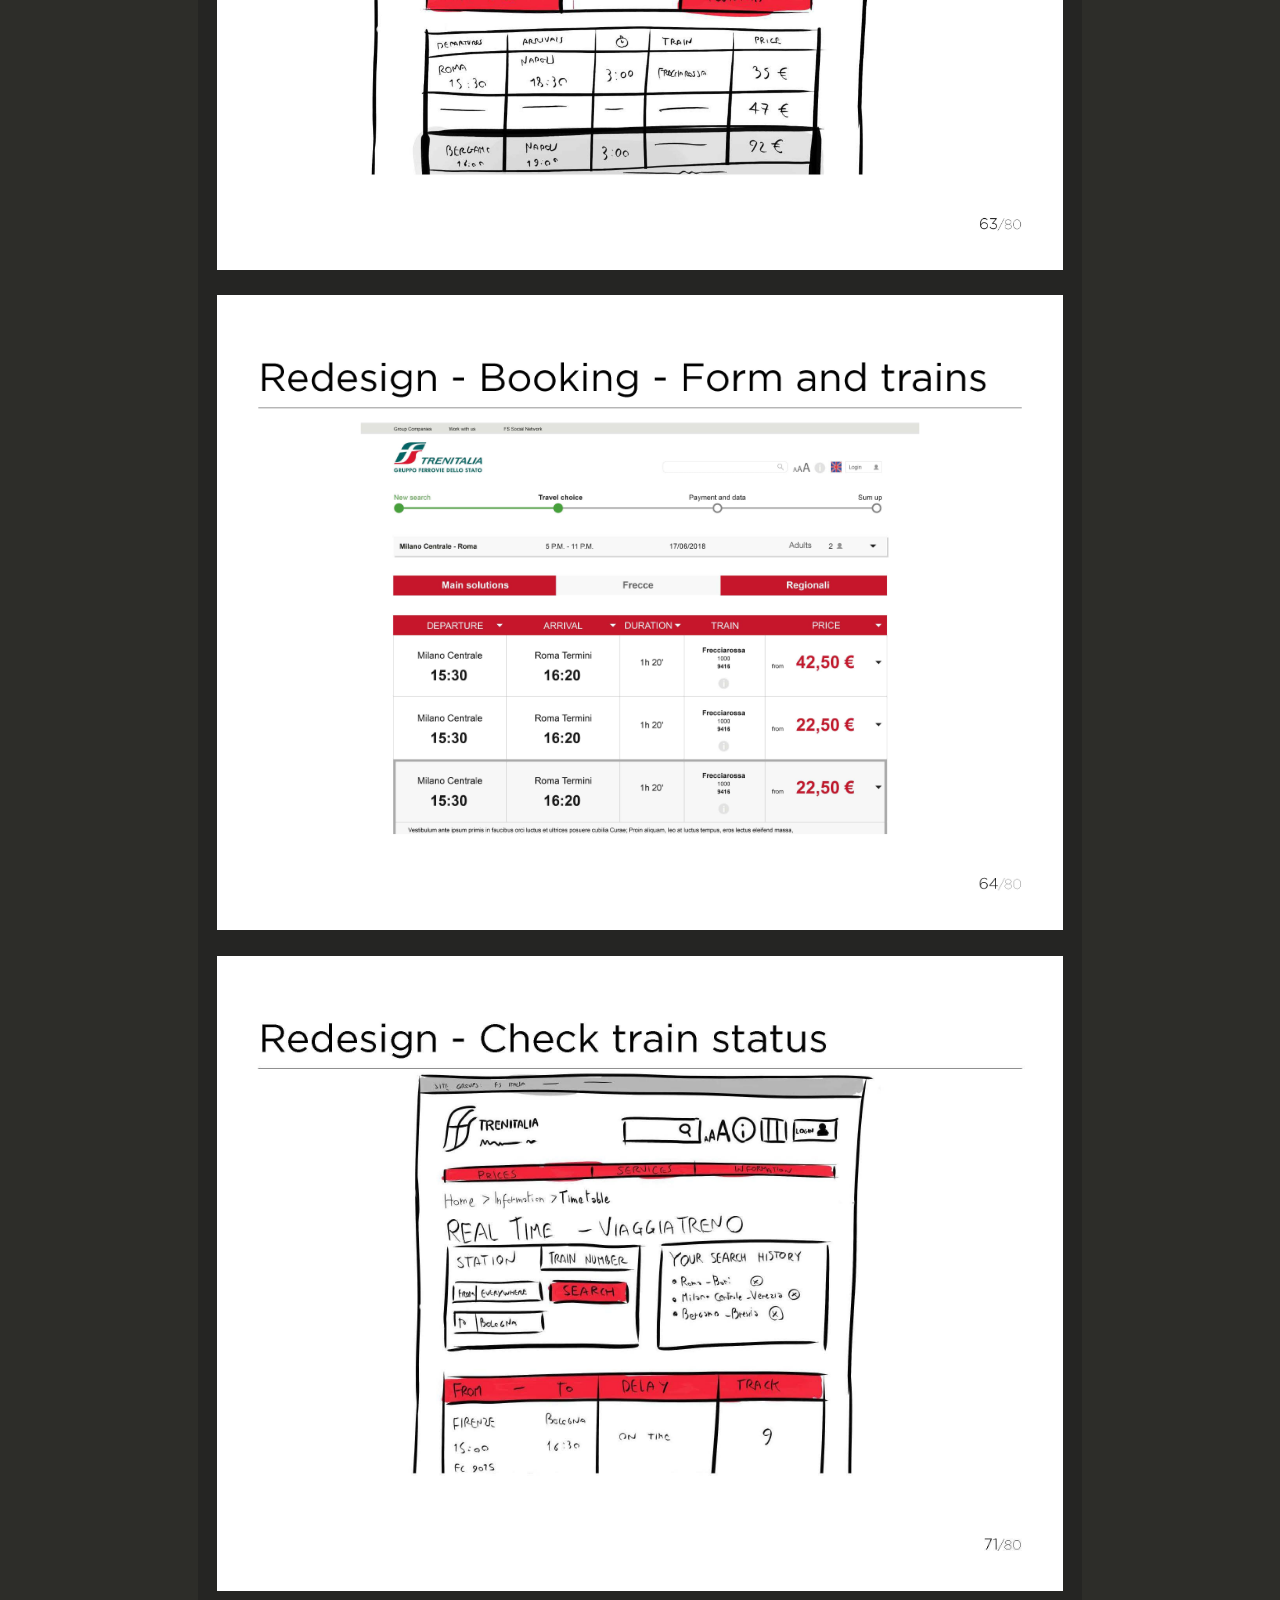
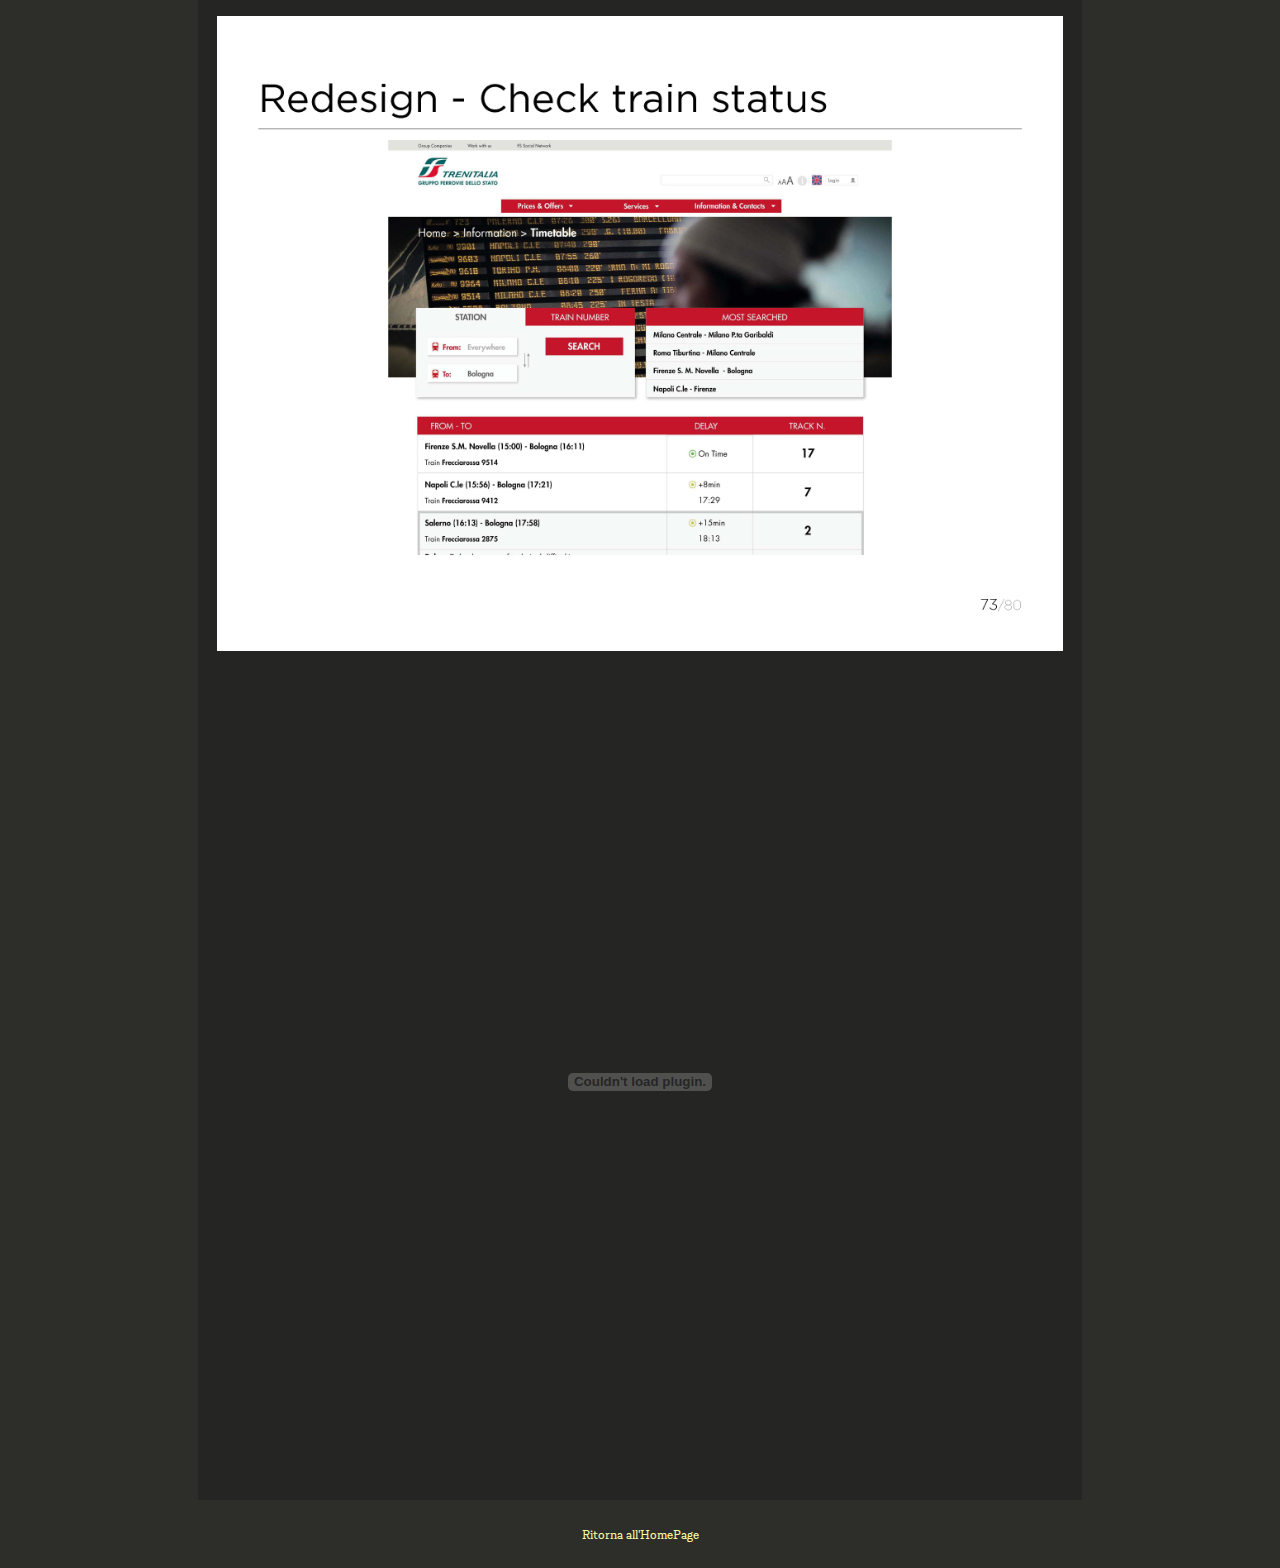
<file: Interactive.html>
<!DOCTYPE html>
<html>
    <head>
            <meta name="robots" content="noindex,nofollow,noarchive">
        <meta http-equiv="Content-Type" content="text/html; charset=utf-8" />
        <title>Portfolio Moreno Maio</title>
        <link rel="stylesheet" href="style.css" type="text/css">
        <script type="text/javascript"> 
            nascondiHomepage = function() {
            }
            mostraHomepage = function() {
                window.location = "index.html";
            }

            mostra=function(nome){
                window.location = nome+".html";
                document.getElementById(nome).style.display = 'block';
                document.getElementById('Footer').style.display = 'block';
            }

            nascondiTutto=function()
            {
            }

            
         </script>
    </head>


    <body>
        <a name="Home"></a>
        <div id="containerCentrale">
            <img src="Links/Logo.png" onclick="mostraHomepage();nascondiTutto()"class="logo">
            <img src="Links/Morenos.png"  class="floatDx fotoMia">


        </div>
        <div id="Home" class="unhidden">
                <a href="#Home" onclick="mostraHomepage();nascondiTutto()">Ritorna all'HomePage</a>
        </div>

            
        </div>

        <div id="Interactive" class="unhidden">
            <div class="containerGrigioScuro clearfix">
                    <div class="scrittaSchedaAltoDx scrittaUX">
                        USER EXPERIENCE | 2018
                    </div>
                <div class="containerGrigioScuroProgetto">
                    <div>
                        <img src="Links/Interactive.png" class="titoloLink immagine20">
                    </div>
                    <p>
                        Redesign dell’interfaccia del sito web di Trenitalia per garantire una maggiore usabilità. Progetto realizzato assieme a Arvid De Groote e Federico Gardoni per il corso di Interactive System Usability Design. Partendo dall'analisi dell'usabilità del sito attuale sono stati corretti i maggiori problemi e proposte soluzioni di navigazione più efficaci.                        
                    </p>  
                    <img src="Links/Interactive/Trenitalia_1.jpg" class="floatSx immagineProgetto immagine100">
                    <img src="Links/Interactive/Trenitalia_2.jpg" class="floatSx immagineProgetto immagine100">
                    <img src="Links/Interactive/Trenitalia_3.jpg" class="floatSx immagineProgetto immagine100">
                    <img src="Links/Interactive/Trenitalia_4.jpg" class="floatSx immagineProgetto immagine100">
                    <img src="Links/Interactive/Trenitalia_5.jpg" class="floatSx immagineProgetto immagine100">
                    <img src="Links/Interactive/Trenitalia_6.jpg" class="floatSx immagineProgetto immagine100">
                    <img src="Links/Interactive/Trenitalia_7.jpg" class="floatSx immagineProgetto immagine100">
                    <img src="Links/Interactive/Trenitalia_8.jpg" class="floatSx immagineProgetto immagine100">
                    <img src="Links/Interactive/Trenitalia_9.jpg" class="floatSx immagineProgetto immagine100">
                    <img src="Links/Interactive/Trenitalia_10.jpg" class="floatSx immagineProgetto immagine100">
                    <embed src="Links/Interactive/TrenitaliaPDF.pdf" class="floatSx videoProgetto immagine100" />
                    

                </div>
                    
            </div>
        </div>
        
        </div>
    
    </div>

        

        <div id="Footer" class="unhidden">
            <a href="#Home" onclick="mostraHomepage();nascondiTutto()">Ritorna all'HomePage</a>
        </div>

    </body>
</html>
</file>
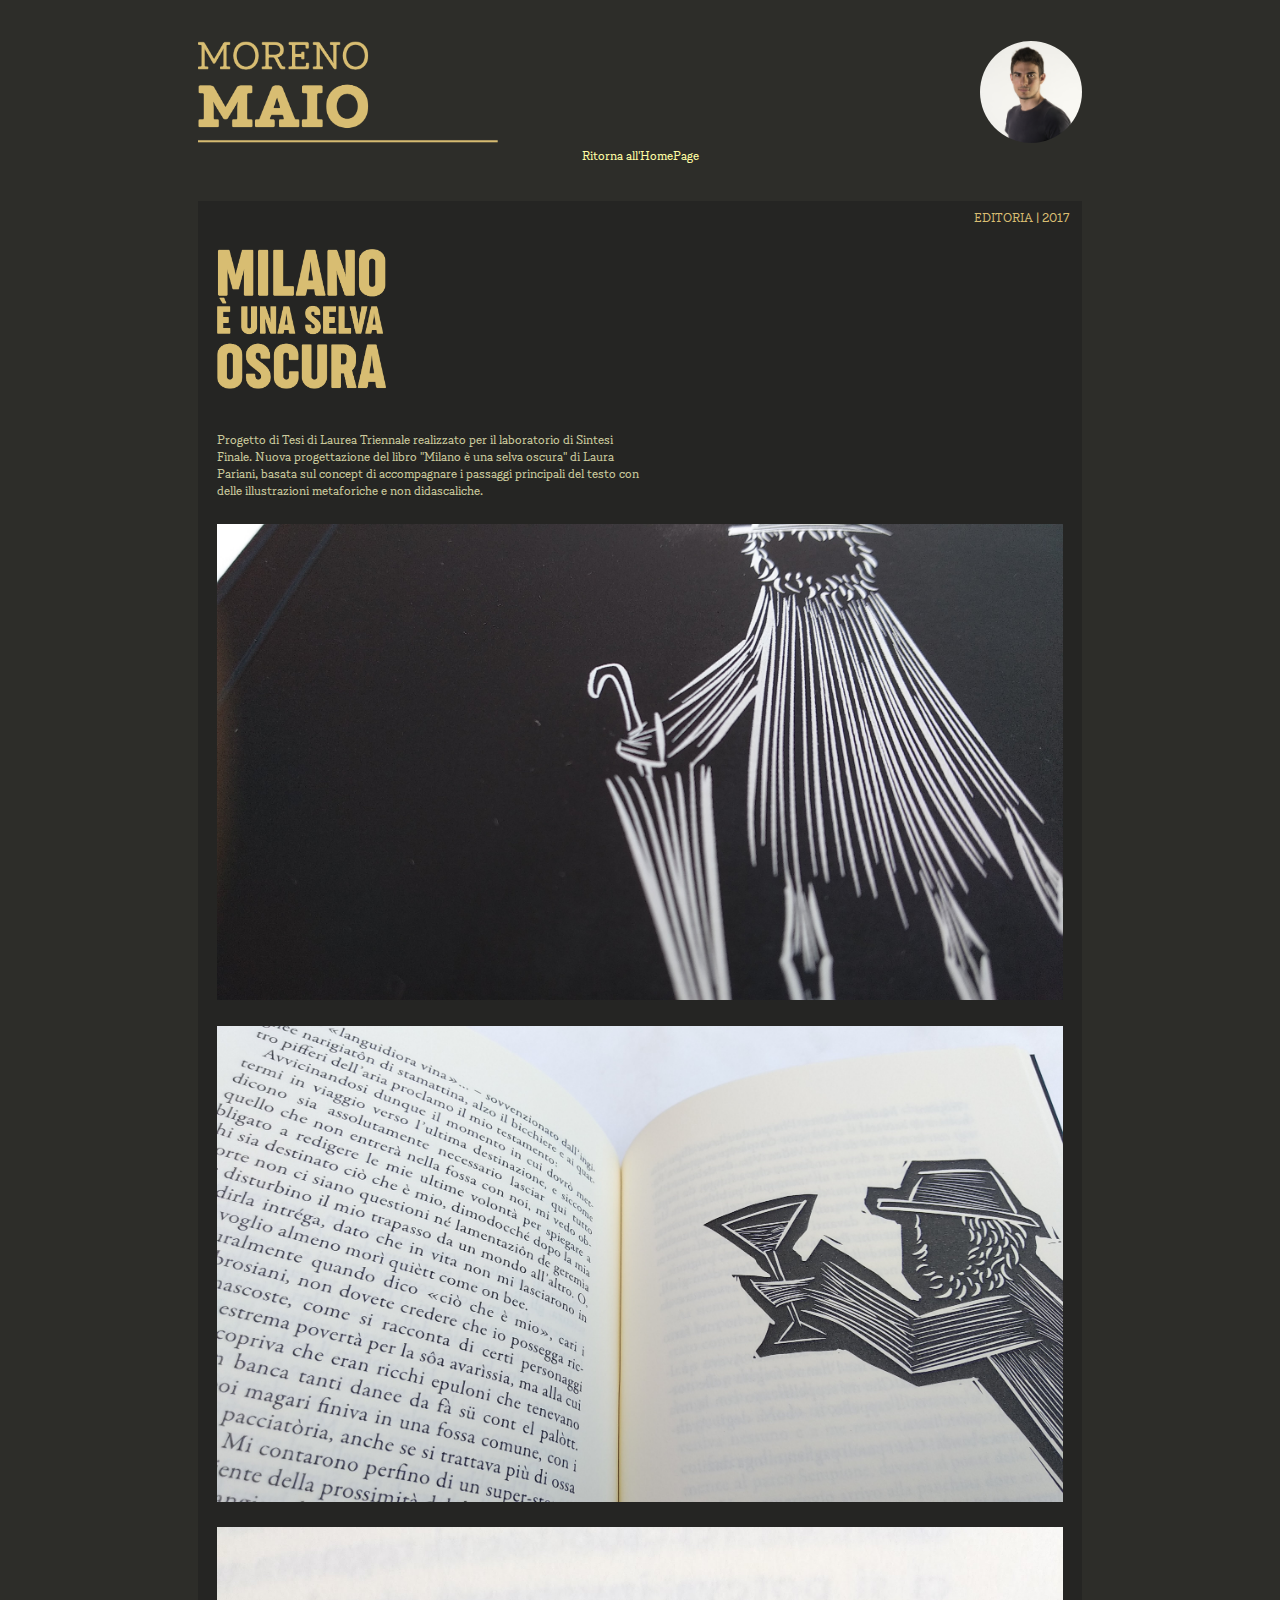
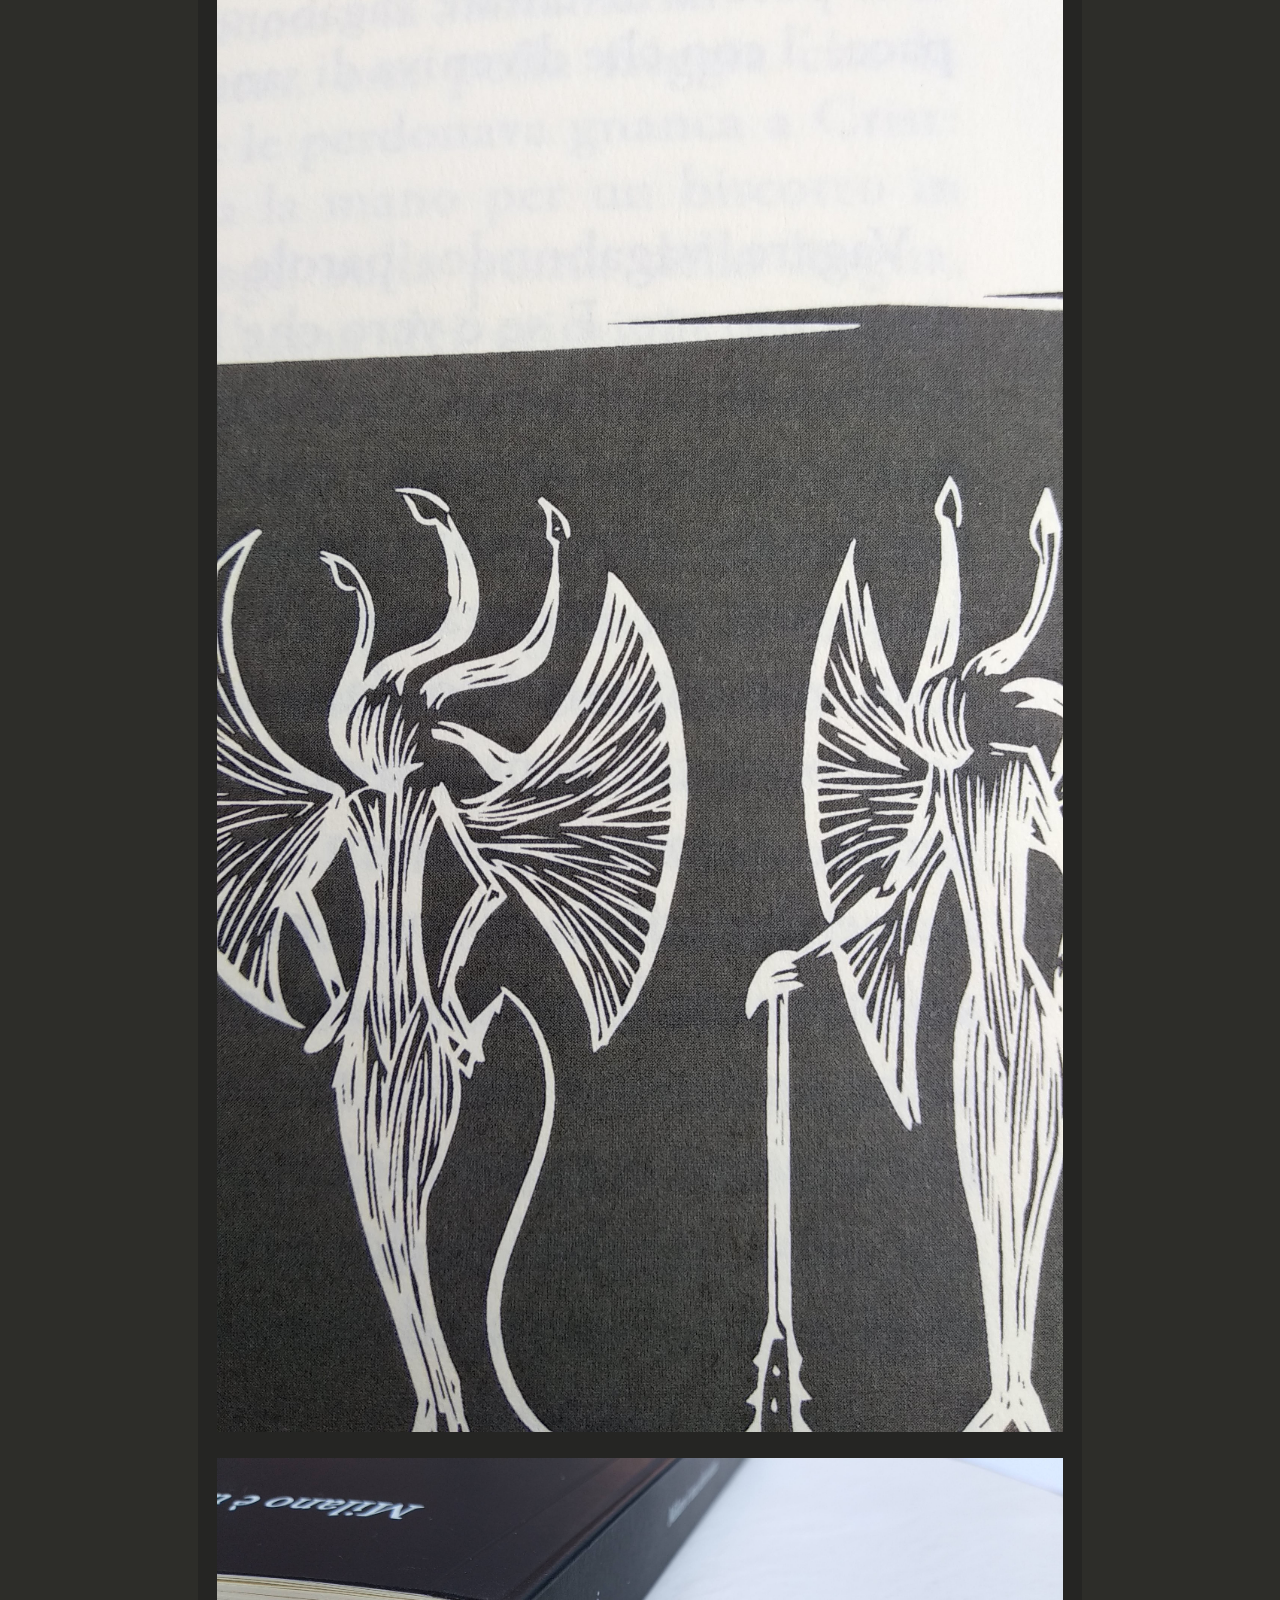
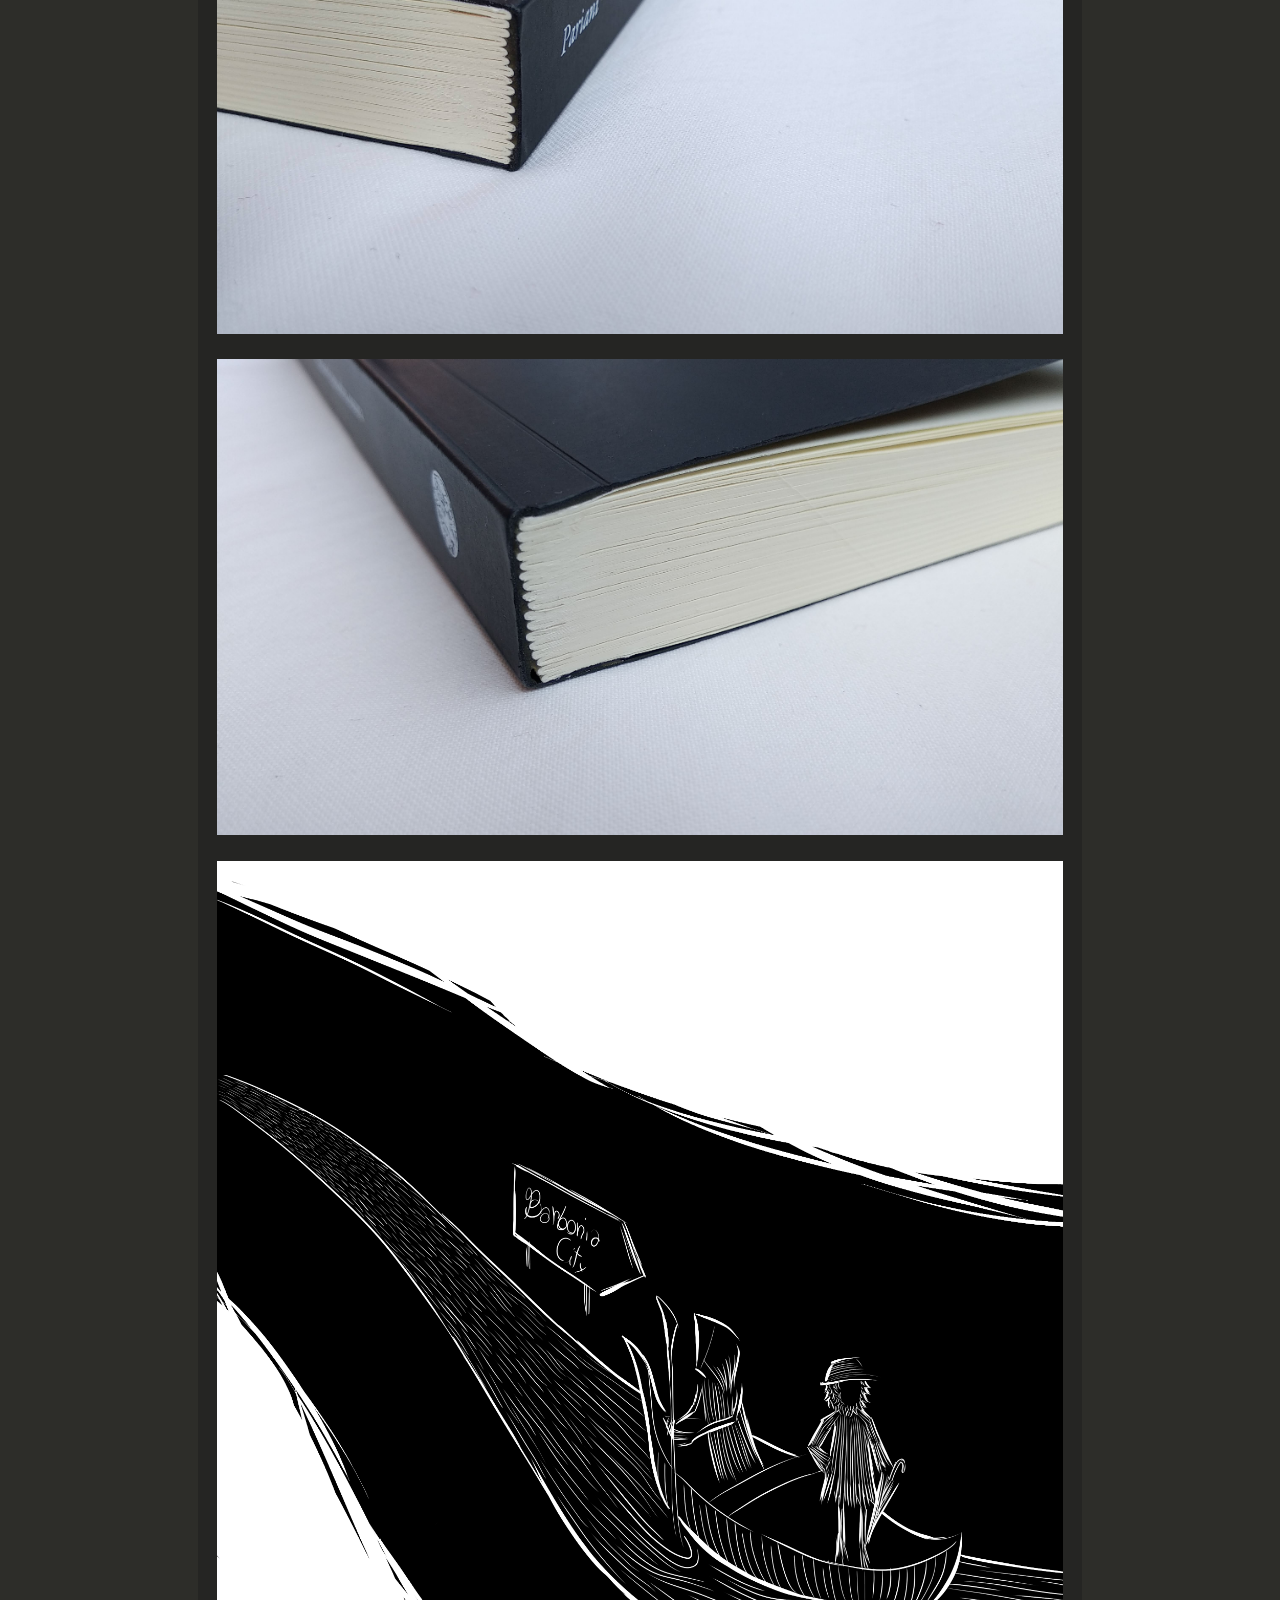
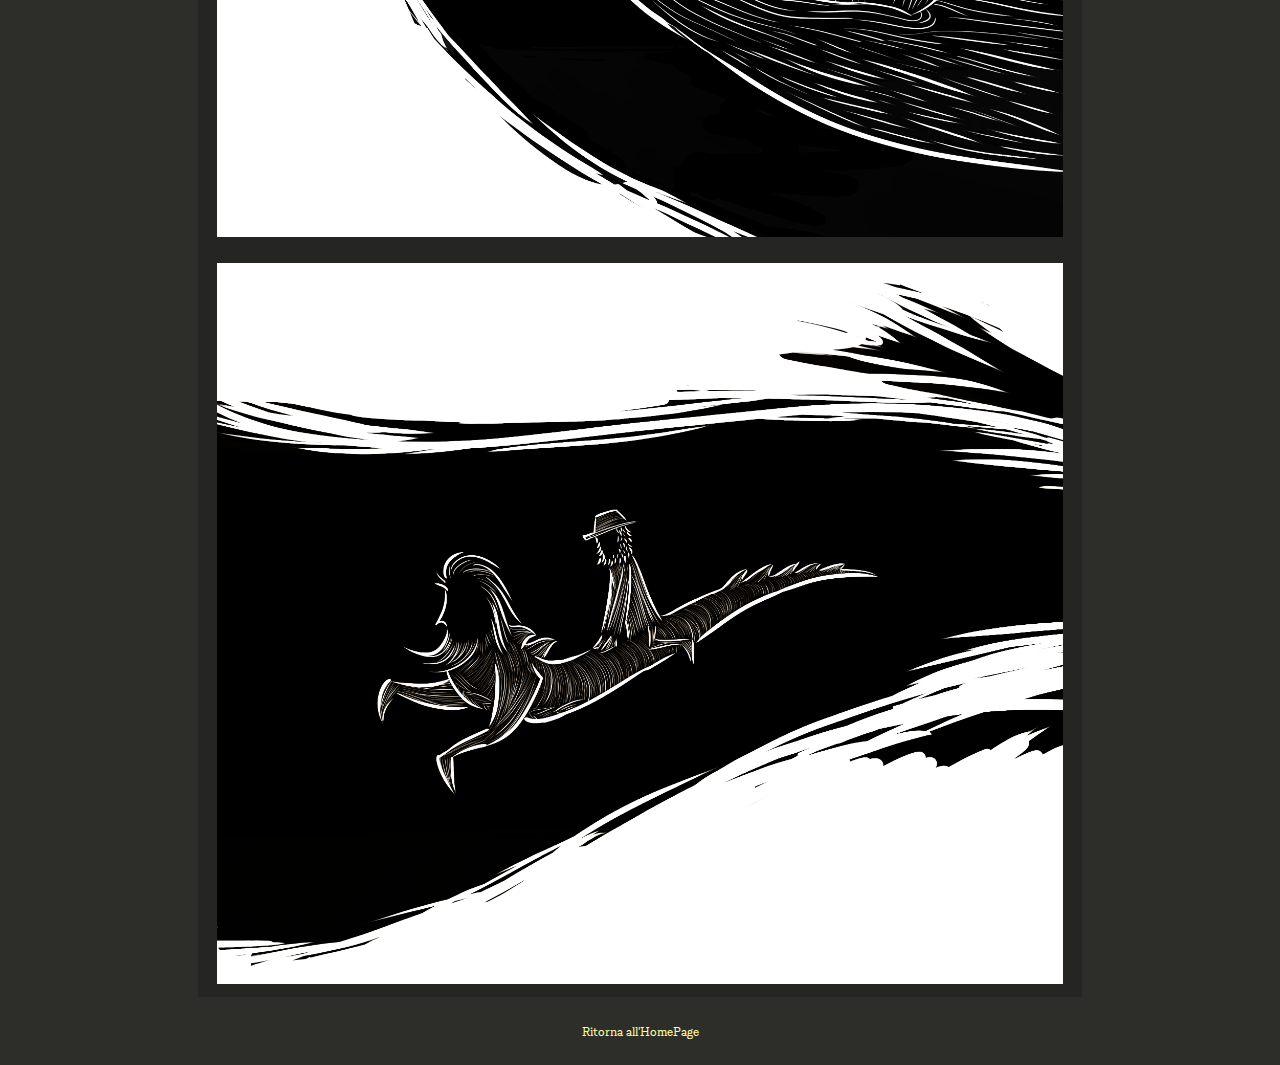
<file: LibroVisivo.html>
<!DOCTYPE html>
<html>
    <head>
            <meta name="robots" content="noindex,nofollow,noarchive">
        <meta http-equiv="Content-Type" content="text/html; charset=utf-8" />
        <title>Portfolio Moreno Maio</title>
        <link rel="stylesheet" href="style.css" type="text/css">
        <script type="text/javascript"> 
            nascondiHomepage = function() {
            }
            mostraHomepage = function() {
                window.location = "index.html";
            }

            mostra=function(nome){
                window.location = nome+".html";
                document.getElementById(nome).style.display = 'block';
                document.getElementById('Footer').style.display = 'block';
            }

            nascondiTutto=function()
            {
            }

            
         </script>
    </head>


    <body>
        <a name="Home"></a>
        <div id="containerCentrale">
            <img src="Links/Logo.png" onclick="mostraHomepage();nascondiTutto()"class="logo">
            <img src="Links/Morenos.png"  class="floatDx fotoMia">


        </div>
        <div id="Home" class="unhidden">
                <a href="#Home" onclick="mostraHomepage();nascondiTutto()">Ritorna all'HomePage</a>
        </div>

            
        </div>

        <div id="LibroVisivo" class="unhidden">
                <div class="containerGrigioScuro clearfix">
                        <div class="scrittaSchedaAltoDx scrittaEditoria">
                            EDITORIA | 2017
                        </div>
                    <div class="containerGrigioScuroProgetto">
                        <div>
                            <img src="Links/LibroVisivo.png" class="titoloLink immagine20">
                        </div>
                        <p>
                            Progetto di Tesi di Laurea Triennale realizzato per il laboratorio di Sintesi Finale. Nuova progettazione del libro "Milano è una selva oscura" di Laura Pariani, basata sul concept di accompagnare i passaggi principali del testo con delle illustrazioni metaforiche e non didascaliche.
                        </p>
                        <img src="Links/LibroVisivo/LibroVisivo_1.jpg" class="floatSx immagineProgetto immagine100">
                        <img src="Links/LibroVisivo/LibroVisivo_2.jpg" class="floatSx immagineProgetto immagine100">
                        <img src="Links/LibroVisivo/LibroVisivo_3.jpg" class="floatDx immagineProgetto immagine100">
                        <img src="Links/LibroVisivo/LibroVisivo_4.jpg" class="floatSx immagineProgetto immagine100">
                        <img src="Links/LibroVisivo/LibroVisivo_5.jpg" class="floatSx immagineProgetto immagine100">
                        <img src="Links/LibroVisivo/LibroVisivo_6.png" class="floatSx immagineProgetto immagine100">
                        <img src="Links/LibroVisivo/LibroVisivo_7.png" class="floatSx immagineProgetto immagine100">
                        
                        
                    </div>
                        
                </div>
            </div>
        
        </div>
    
    </div>

        

        <div id="Footer" class="unhidden">
            <a href="#Home" onclick="mostraHomepage();nascondiTutto()">Ritorna all'HomePage</a>
        </div>

    </body>
</html>
</file>
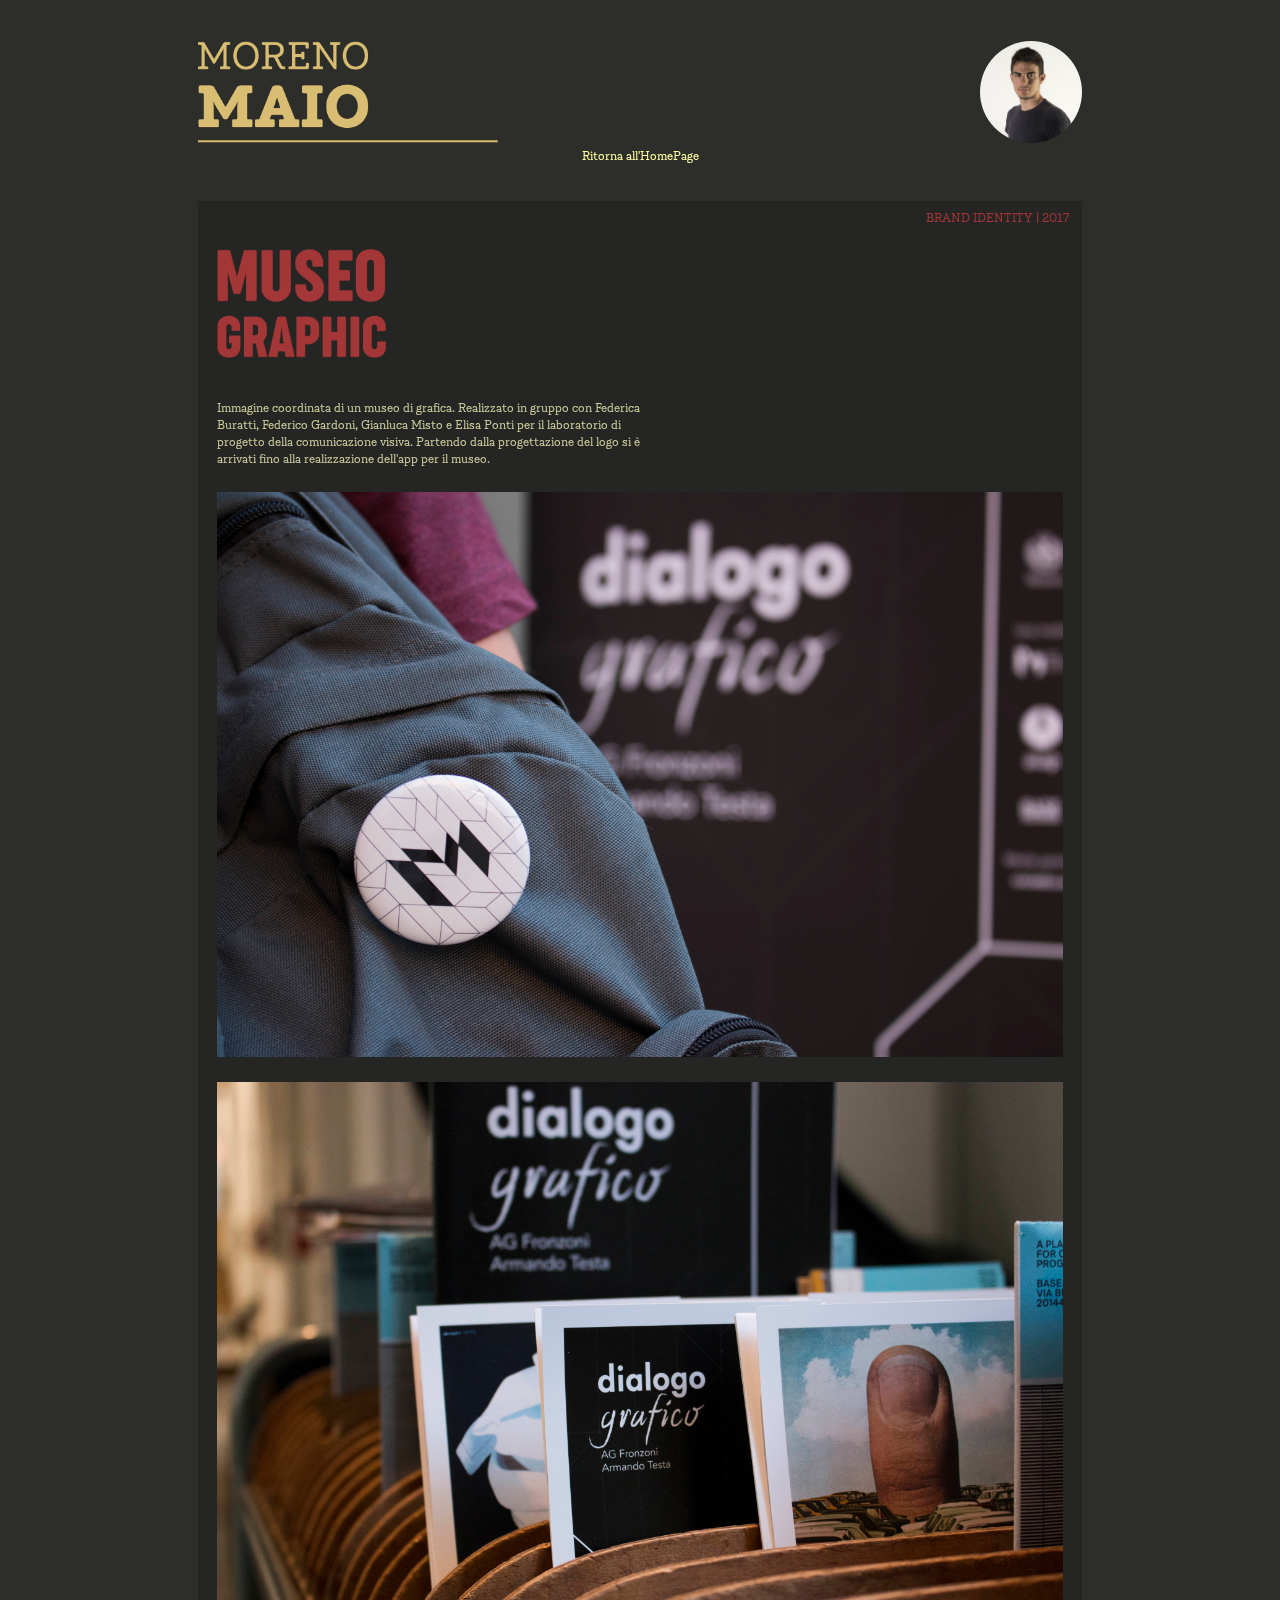
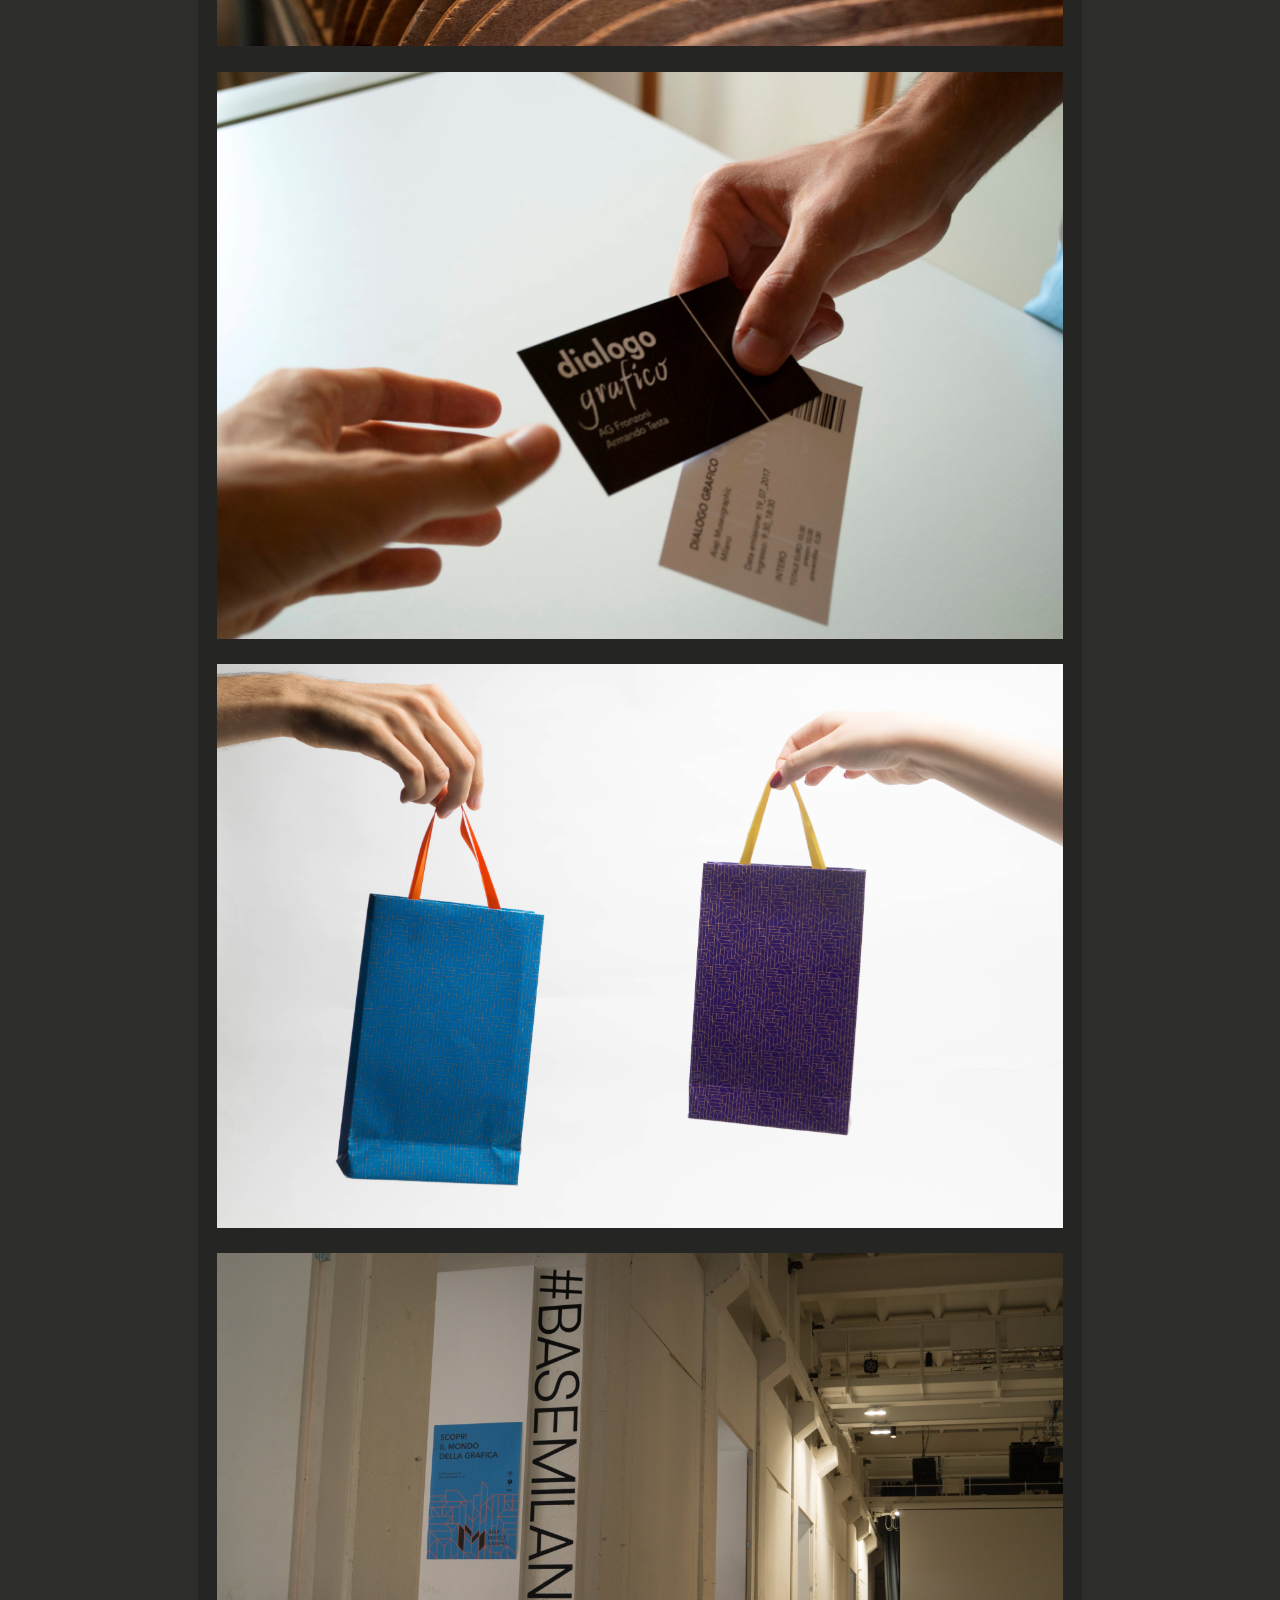
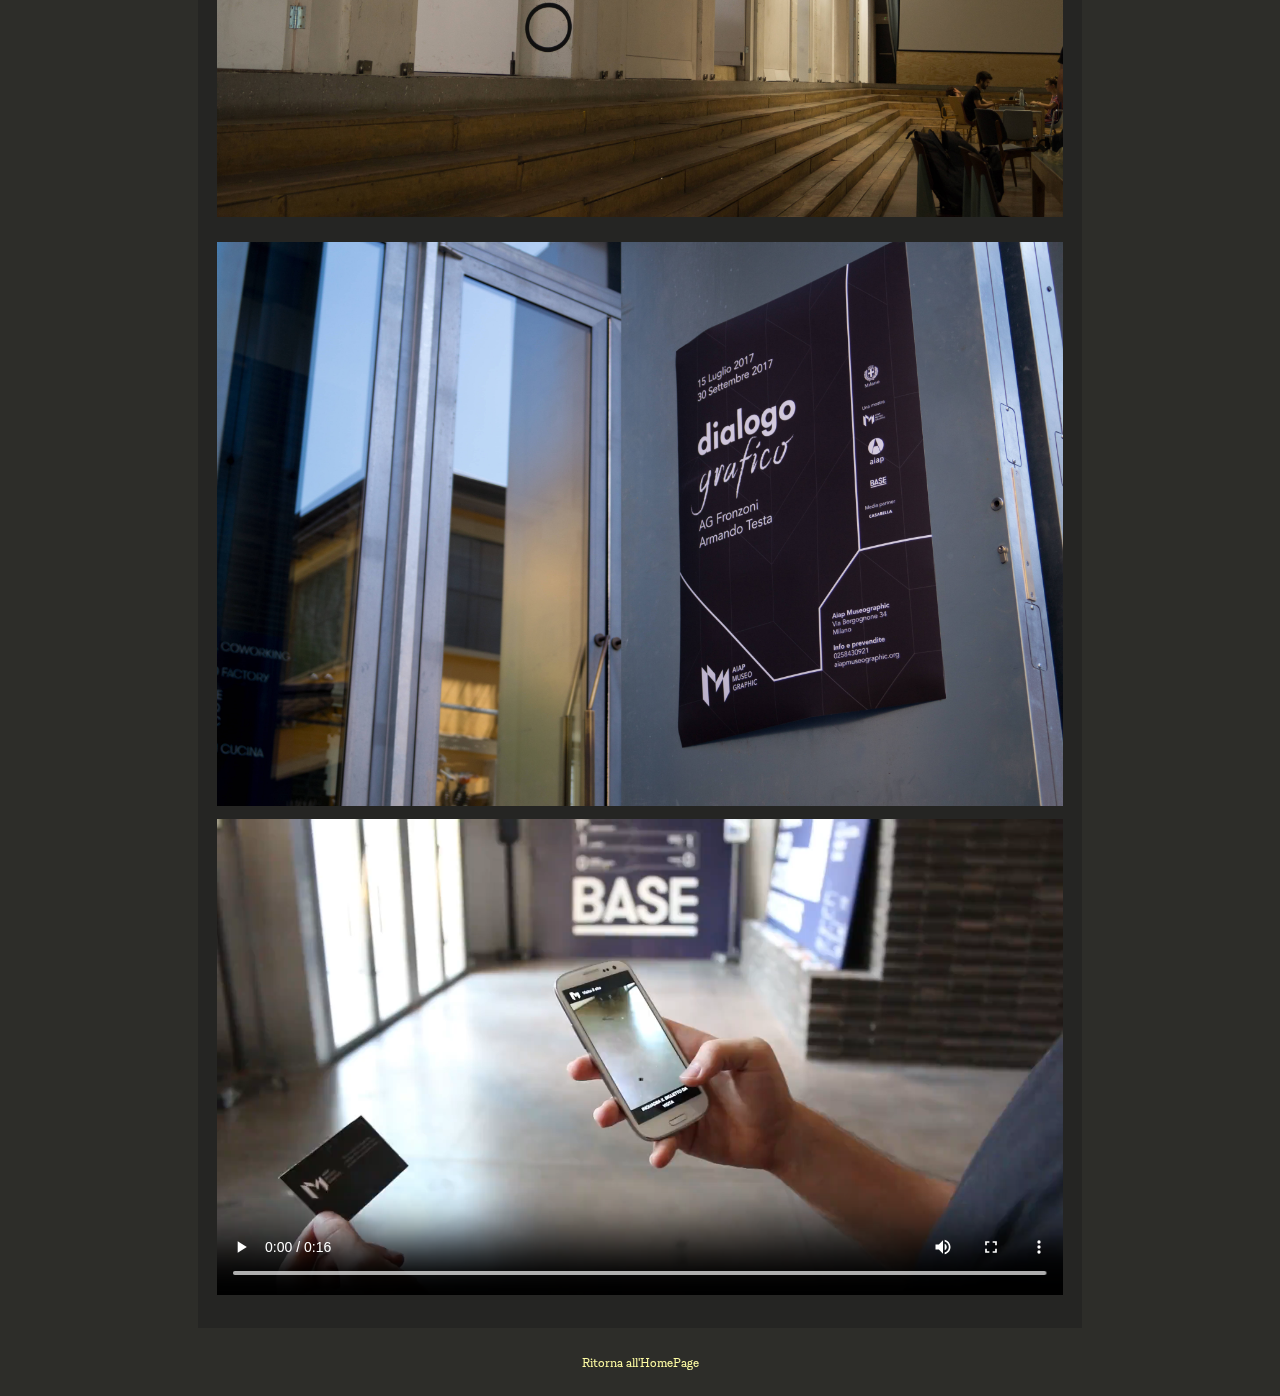
<file: MuseoGraphic.html>
<!DOCTYPE html>
<html>
    <head>
            <meta name="robots" content="noindex,nofollow,noarchive">
        <meta http-equiv="Content-Type" content="text/html; charset=utf-8" />
        <title>Portfolio Moreno Maio</title>
        <link rel="stylesheet" href="style.css" type="text/css">
        <script type="text/javascript"> 
            nascondiHomepage = function() {
            }
            mostraHomepage = function() {
                window.location = "index.html";
            }

            mostra=function(nome){
                window.location = nome+".html";
                document.getElementById(nome).style.display = 'block';
                document.getElementById('Footer').style.display = 'block';
            }

            nascondiTutto=function()
            {
            }

            
         </script>
    </head>


    <body>
        <a name="Home"></a>
        <div id="containerCentrale">
            <img src="Links/Logo.png" onclick="mostraHomepage();nascondiTutto()"class="logo">
            <img src="Links/Morenos.png"  class="floatDx fotoMia">


        </div>
        <div id="Home" class="unhidden">
                <a href="#Home" onclick="mostraHomepage();nascondiTutto()">Ritorna all'HomePage</a>
        </div>

            
        </div>

        <div id="MuseoGraphic" class="unhidden">
            <div class="containerGrigioScuro clearfix">
                    <div class="scrittaSchedaAltoDx scrittaBrandIdentity">
                        BRAND IDENTITY | 2017
                    </div>
                <div class="containerGrigioScuroProgetto">
                    <div>
                        <img src="Links/MuseoGraphic.png" class="titoloLink immagine20">
                    </div>
                    <p>
                        Immagine coordinata di un museo di grafica. Realizzato in gruppo con Federica Buratti, Federico Gardoni, Gianluca Misto e Elisa Ponti per il laboratorio di progetto della comunicazione visiva. Partendo dalla progettazione del logo si è arrivati fino alla realizzazione dell'app per il museo.                        
                    </p>  
                    
                    
                <img src="Links/MuseoGraphic/MuseoGraphic_1.jpg" class="floatSx immagineProgetto immagine100">
                <img src="Links/MuseoGraphic/MuseoGraphic_2.jpg" class="floatSx immagineProgetto immagine100">
                <img src="Links/MuseoGraphic/MuseoGraphic_3.jpg" class="floatSx immagineProgetto immagine100">
                <img src="Links/MuseoGraphic/MuseoGraphic_4.jpg" class="floatSx immagineProgetto immagine100">
                <img src="Links/MuseoGraphic/MuseoGraphic_5.jpg" class="floatSx immagineProgetto immagine100">
                <img src="Links/MuseoGraphic/MuseoGraphic_6.jpg" class="floatSx immagineProgetto immagine100">
                
                <video controls class="immagineProgetto immagine100">
                    <source src="Links/MuseoGraphic/MuseoGraphic_Video.mp4" type="video/mp4">
                  Your browser does not support the video tag.
                  </video>
                    

                </div>
                    
            </div>
        </div>
        
        </div>
    
    </div>

        

        <div id="Footer" class="unhidden">
            <a href="#Home" onclick="mostraHomepage();nascondiTutto()">Ritorna all'HomePage</a>
        </div>

    </body>
</html>
</file>
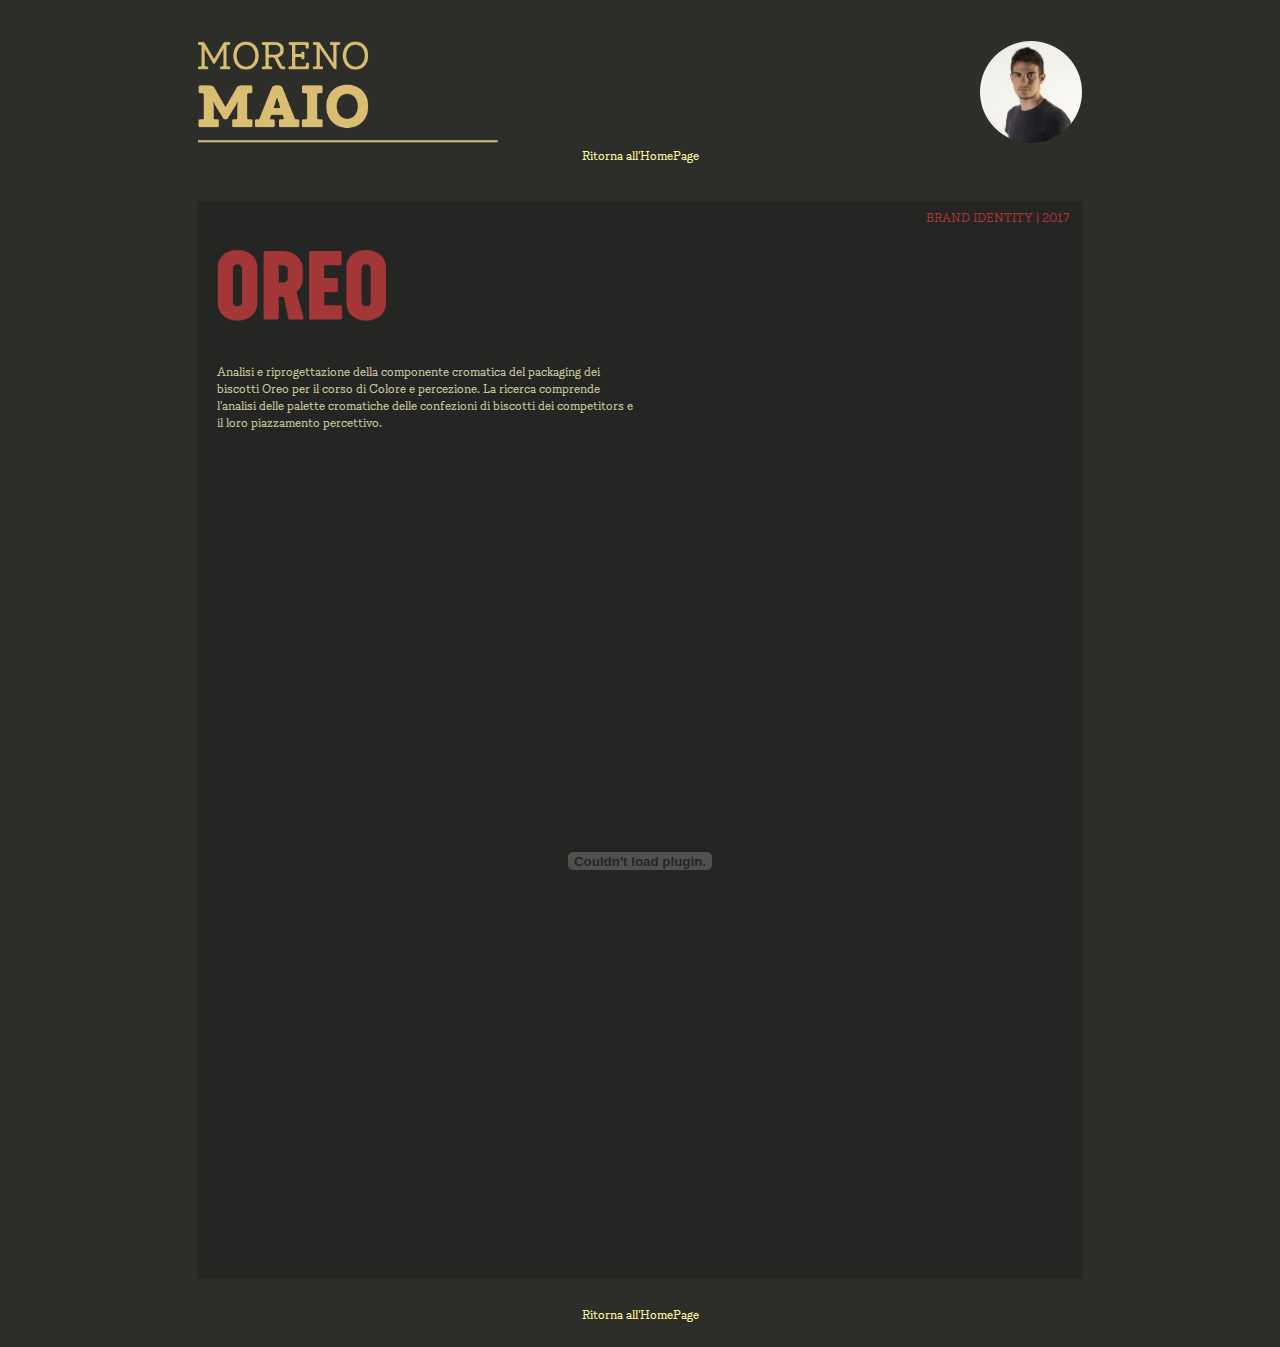
<file: Oreo.html>
<!DOCTYPE html>
<html>
    <head>
            <meta name="robots" content="noindex,nofollow,noarchive">
        <meta http-equiv="Content-Type" content="text/html; charset=utf-8" />
        <title>Portfolio Moreno Maio</title>
        <link rel="stylesheet" href="style.css" type="text/css">
        <script type="text/javascript"> 
            nascondiHomepage = function() {
            }
            mostraHomepage = function() {
                window.location = "index.html";
            }

            mostra=function(nome){
                window.location = nome+".html";
                document.getElementById(nome).style.display = 'block';
                document.getElementById('Footer').style.display = 'block';
            }

            nascondiTutto=function()
            {
            }

            
         </script>
    </head>


    <body>
        <a name="Home"></a>
        <div id="containerCentrale">
            <img src="Links/Logo.png" onclick="mostraHomepage();nascondiTutto()"class="logo">
            <img src="Links/Morenos.png"  class="floatDx fotoMia">


        </div>
        <div id="Home" class="unhidden">
                <a href="#Home" onclick="mostraHomepage();nascondiTutto()">Ritorna all'HomePage</a>
        </div>

            
        </div>

        <div id="Oreo" class="unhidden">
            <div class="containerGrigioScuro clearfix">
                    <div class="scrittaSchedaAltoDx scrittaBrandIdentity">
                        BRAND IDENTITY | 2017
                    </div>
                <div class="containerGrigioScuroProgetto">
                    <div>
                        <img src="Links/Oreo.png" class="titoloLink immagine20">
                    </div>
                    <p>
                        Analisi e riprogettazione della componente cromatica del packaging dei biscotti Oreo per il corso di Colore e percezione. La ricerca comprende l'analisi delle palette cromatiche delle confezioni di biscotti dei competitors e il loro piazzamento percettivo.
                                            </p>  

                    <embed src="Links/Oreo/OreoPDF.pdf" class="floatSx videoProgetto immagine100" />
                    
               
                
                    

                </div>
                    
            </div>
        </div>
        
        </div>
    
    </div>

        

        <div id="Footer" class="unhidden">
            <a href="#Home" onclick="mostraHomepage();nascondiTutto()">Ritorna all'HomePage</a>
        </div>

    </body>
</html>
</file>
<file: style.css>
body
{
    margin-top: 3em;
    background-color: rgb(45, 45, 41);
    font-family: fontParagrafi;

    color: hsl(59, 30%, 70%);

    font-size: 1.5vh;

    -webkit-touch-callout: none; /* iOS Safari */
    -webkit-user-select: none; /* Safari */
     -khtml-user-select: none; /* Konqueror HTML */
       -moz-user-select: none; /* Firefox */
        -ms-user-select: none; /* Internet Explorer/Edge */
            user-select: none; /* Non-prefixed version, currently
                                  supported by Chrome and Opera */
}

#containerCentrale
{
    transition: all 0.2s ease;
    width: 70%;
    margin: auto;
}

.containerGrigioScuro
{
    transition: all 0.2s ease;
    display: block;
   
    margin: auto;
    width: 70%;
    
    
    margin-top: 3vw;
    

    background-color: rgb(37, 37, 35);
}

.containerGrigioScuroInside
{
    
    padding: 10%;
    padding-left: 20%;
    padding-right: 20%;
}



.containerGrigioScuroProgetto
{
    
    padding: 1.5em;
    padding-left: 1.5vw;
    padding-right: 1.5vw;
}

.fotoMia
{
    transition: all 0.1s ease;
    display: inline-block;
    height: 8vw;
    border-radius: 100%;

}

.logo
{
    transition: all 0.1s ease;
    display: inline-block;
    height: 8vw;
    cursor: pointer;
}

@media screen and (min-width: 1300px) {
    #containerCentrale
    {
        width: 60%;
        margin: auto;
    }

    .containerGrigioScuro
    {
        width: 60%;
    }

    


}


@media screen and (max-width: 480px) {
    
    #containerCentrale
    {
        width: 95%;
        margin: auto;
    }

    .containerGrigioScuro
    {
        width: 100%;
    }

    .fotoMia
    {
        height: 15vw;
    }
    .logo
    {
        height: 15vw;
    }
}



.unhidden
{
    display: block;
}

.immagineProgetto
{
    display: block;
    clear: both;
    margin-top: 1vw;
    margin-bottom: 1vw;
    transition: all 0.3s ease;
}

.videoProgetto
{
    display: block;
    clear: both;
    margin-top: 1vw;
    margin-bottom: 1vw;
    height: 60em;
    transition: all 0.3s ease;
}


a
{
    color: blueviolet;
}


p
{
    width: 50%;
}


.immagine20
{
    width: 20%;
}
.immagine30
{
    width: 30%;
}
.immagine40
{
    width: 40%;
}
.immagine50
{
    width: 50%;
}
.immagine60
{
    width: 60%;
}
.immagine70
{
    width: 70%;
}
.immagine80
{
    width: 80%;
}
.immagine90
{
    width: 90%;
}
.immagine100
{
    width: 100%;
}

/*.immagineProgetto:hover
{
    width: 100%;
}*/







.scrittaSchedaAltoDx
{
    float: right;
    text-align: right;
    float: right;
    margin: 1em;
    margin-top: 0.5em;
}

.scrittaEditoria
{
    color: #D8BD72;
}

.scrittaUX
{
    color: #908EBC;
}

.scrittaBrandIdentity
{
    color: #A33636;
}



img
{
    display: block;
}

.didascalia
{
    display: inline-block;
    vertical-align: middle;
}

.didascaliaVera
{
    padding-top: 2em;
    padding-bottom: 2em;
    transition: all 0.2s ease;
}


.alignSx
{
    text-align: left;
}

.alignDx
{
    text-align: right;
}

.titoloLink
{
    padding-top: 2em;
    padding-bottom: 2em;
    transition: all 0.2s ease;
    
}

.titoloLink:hover
{
    cursor: pointer;
    transition: all 0.2s ease;
   transform: scale(1.05);
     -webkit-filter: drop-shadow(.5em, .5em rgb(0, 0, 0));
     filter: drop-shadow(.5em .5em rgb(0, 0, 0));
}

.clearfix {
    overflow: auto;
}

.clearfix::after {
    content: "";
    clear: both;
    display: table;
}

.floatDx
{
    float: right;
}

.floatSx
{
    float: left;
}

.clear
{
    clear: both;
}

@font-face {
    font-family: fontTitoli;
    src: url(Links/CocogooseCompressed-Regular.ttf);
} 

@font-face {
    font-family: fontParagrafi;
    src: url(Links/EmySlab-Regular.otf);
} 

a
{
    text-decoration: none;
}

#Footer
{
    
    margin: 2vw;
    text-align: center;
}

#Footer a
{
    text-decoration: none;
    color: rgb(255, 253, 164);
}

#Home
{
    margin: 0vw;
    text-align: center;
}

#Home a
{
    text-decoration: none;
    color: rgb(255, 253, 164);
}

strong
{
    font-weight: 800;
    font-size: 1.8vh;
    color: rgb(255, 253, 164);
}

.hidden
{
    display: none;
    transform: scale(0);
}
</file>
